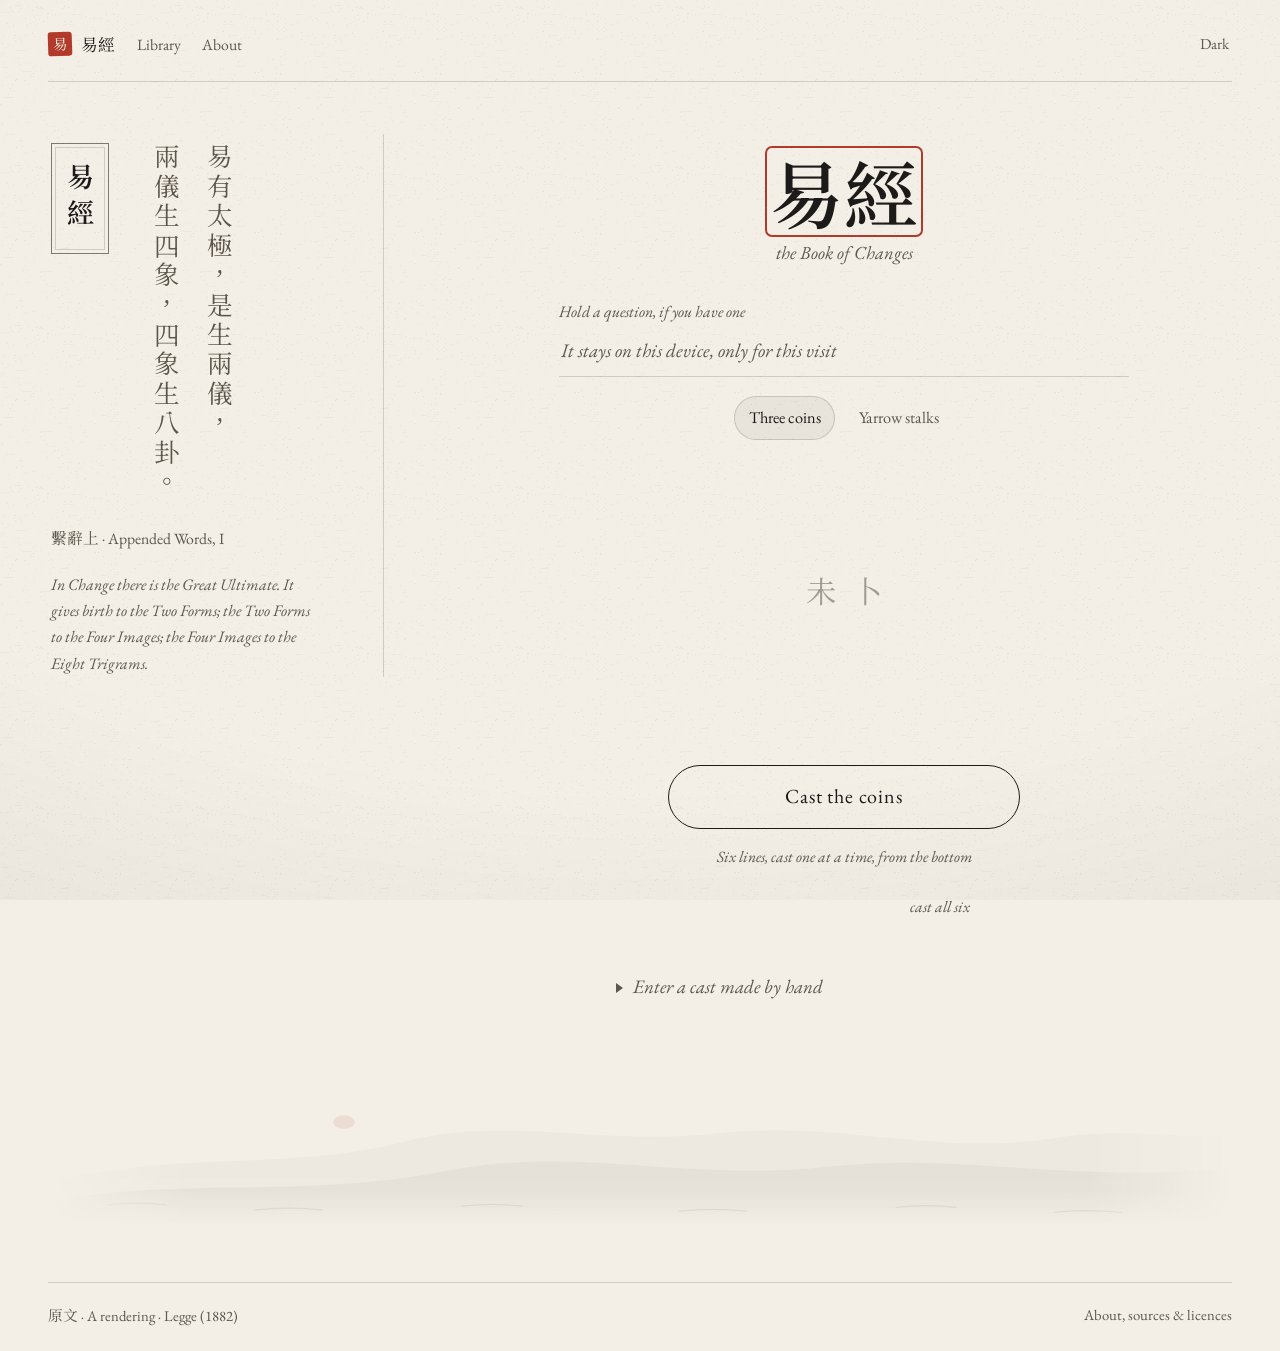
<file: index.html>
<!DOCTYPE html>
<html lang="en">
<head>
<meta charset="utf-8">
<meta name="viewport" content="width=device-width, initial-scale=1, viewport-fit=cover">
<title>Yijing 易經 — the Book of Changes</title>
<meta name="description" content="A quiet, ad-free Yijing (I Ching) for the web. Cast with three coins or yarrow stalks; read the received Chinese text, a new rendering, and James Legge's 1882 translation.">
<meta name="theme-color" media="(prefers-color-scheme: light)" content="#f4efe6">
<meta name="theme-color" media="(prefers-color-scheme: dark)" content="#121110">
<meta property="og:type" content="website">
<meta property="og:title" content="Yijing 易經 — the Book of Changes">
<meta property="og:description" content="A quiet, ad-free Yijing for the web. Cast with three coins or yarrow stalks; read the received Chinese text, a new rendering, and James Legge's 1882 translation.">
<meta property="og:url" content="https://jakecp.github.io/yijing/">
<meta property="og:image" content="https://jakecp.github.io/yijing/icons/icon-512.png">
<meta property="og:image:type" content="image/png">
<meta property="og:image:width" content="512">
<meta property="og:image:height" content="512">
<meta property="og:image:alt" content="The cinnabar seal of the Yijing: the character for Change on warm paper">
<link rel="canonical" href="https://jakecp.github.io/yijing/">
<link rel="icon" type="image/svg+xml" href="favicon.svg">
<link rel="icon" type="image/png" sizes="32x32" href="icons/favicon-32.png">
<link rel="manifest" href="manifest.webmanifest">
<link rel="apple-touch-icon" href="icons/apple-touch-icon.png">
<meta name="mobile-web-app-capable" content="yes">
<meta name="apple-mobile-web-app-capable" content="yes">
<meta name="apple-mobile-web-app-title" content="易經">
<meta name="apple-mobile-web-app-status-bar-style" content="default">
<link rel="preload" href="fonts/eb-garamond.woff2" as="font" type="font/woff2" crossorigin>
<link rel="preload" href="fonts/noto-serif-tc.woff2" as="font" type="font/woff2" crossorigin>
<link rel="stylesheet" href="css/style.css">
<script>
  // Set the colour scheme before first paint (stored choice wins over system).
  try {
    var t = localStorage.getItem('yi-theme');
    if (t === 'dark' || t === 'light') document.documentElement.dataset.theme = t;
  } catch (e) { /* private mode: follow the system */ }
</script>
</head>
<body>

<button type="button" class="skip-link" id="skip-link">Skip to the book</button>

<header class="topbar">
  <a class="brand" href="#/" data-nav="cast" aria-label="Yijing — cast a hexagram">
    <span class="seal" lang="zh-Hant" aria-hidden="true">易</span>
    <span lang="zh-Hant">易經</span>
  </a>
  <nav aria-label="Site">
    <a href="#/library" data-nav="library">Library</a>
    <a href="#/about" data-nav="about">About</a>
  </nav>
  <span class="spacer"></span>
  <button type="button" class="theme-toggle" id="theme-toggle" aria-pressed="false">Dark</button>
</header>

<main>
  <div id="app">
    <div class="view state-msg">
      <p class="big-zh" lang="zh-Hant">易</p>
      <p class="soft"><em>Opening the book…</em></p>
    </div>
  </div>
  <noscript>
    <div class="view state-msg">
      <p class="big-zh" lang="zh-Hant">易</p>
      <h1 class="page-title">This book needs JavaScript</h1>
      <p class="soft">Casting and reading happen entirely on your device, in the browser.
      With JavaScript turned off there is nothing to cast with. The texts themselves are
      plain files in this site's repository (<code>data/hexagrams.json</code>) if you would
      like to read them another way.</p>
    </div>
  </noscript>
</main>

<div id="live" class="visually-hidden" aria-live="polite" aria-atomic="true"></div>

<footer>
  <span><span lang="zh-Hant">原文</span> · A rendering · Legge (1882)</span>
  <a href="#/about">About, sources &amp; licences</a>
</footer>

<script>
  // Light/dark toggle. Effective scheme: stored choice, else system.
  (function () {
    var btn = document.getElementById('theme-toggle');
    var mq = window.matchMedia('(prefers-color-scheme: dark)');
    function effective() {
      var t = document.documentElement.dataset.theme;
      return t || (mq.matches ? 'dark' : 'light');
    }
    function paint() {
      var dark = effective() === 'dark';
      btn.textContent = dark ? 'Light' : 'Dark';
      btn.setAttribute('aria-pressed', String(dark));
      btn.setAttribute('aria-label', dark ? 'Switch to light colours' : 'Switch to dark colours');
    }
    btn.addEventListener('click', function () {
      var next = effective() === 'dark' ? 'light' : 'dark';
      document.documentElement.dataset.theme = next;
      try { localStorage.setItem('yi-theme', next); } catch (e) { /* ignore */ }
      paint();
    });
    mq.addEventListener('change', paint);
    paint();
  })();
</script>
<script type="module" src="js/app.js"></script>
<script>
  // Offline support for the installed app. Relative path on purpose:
  // the site ships under /yijing/ on GitHub Pages, so the worker scope
  // is this directory, never the domain root. Safe on the local dev
  // server too; bump APP_VERSION in sw.js when the shell changes.
  if ('serviceWorker' in navigator) {
    window.addEventListener('load', function () {
      navigator.serviceWorker.register('sw.js').catch(function () { /* offline is an enhancement */ });
    });
  }
</script>

</body>
</html>
</file>
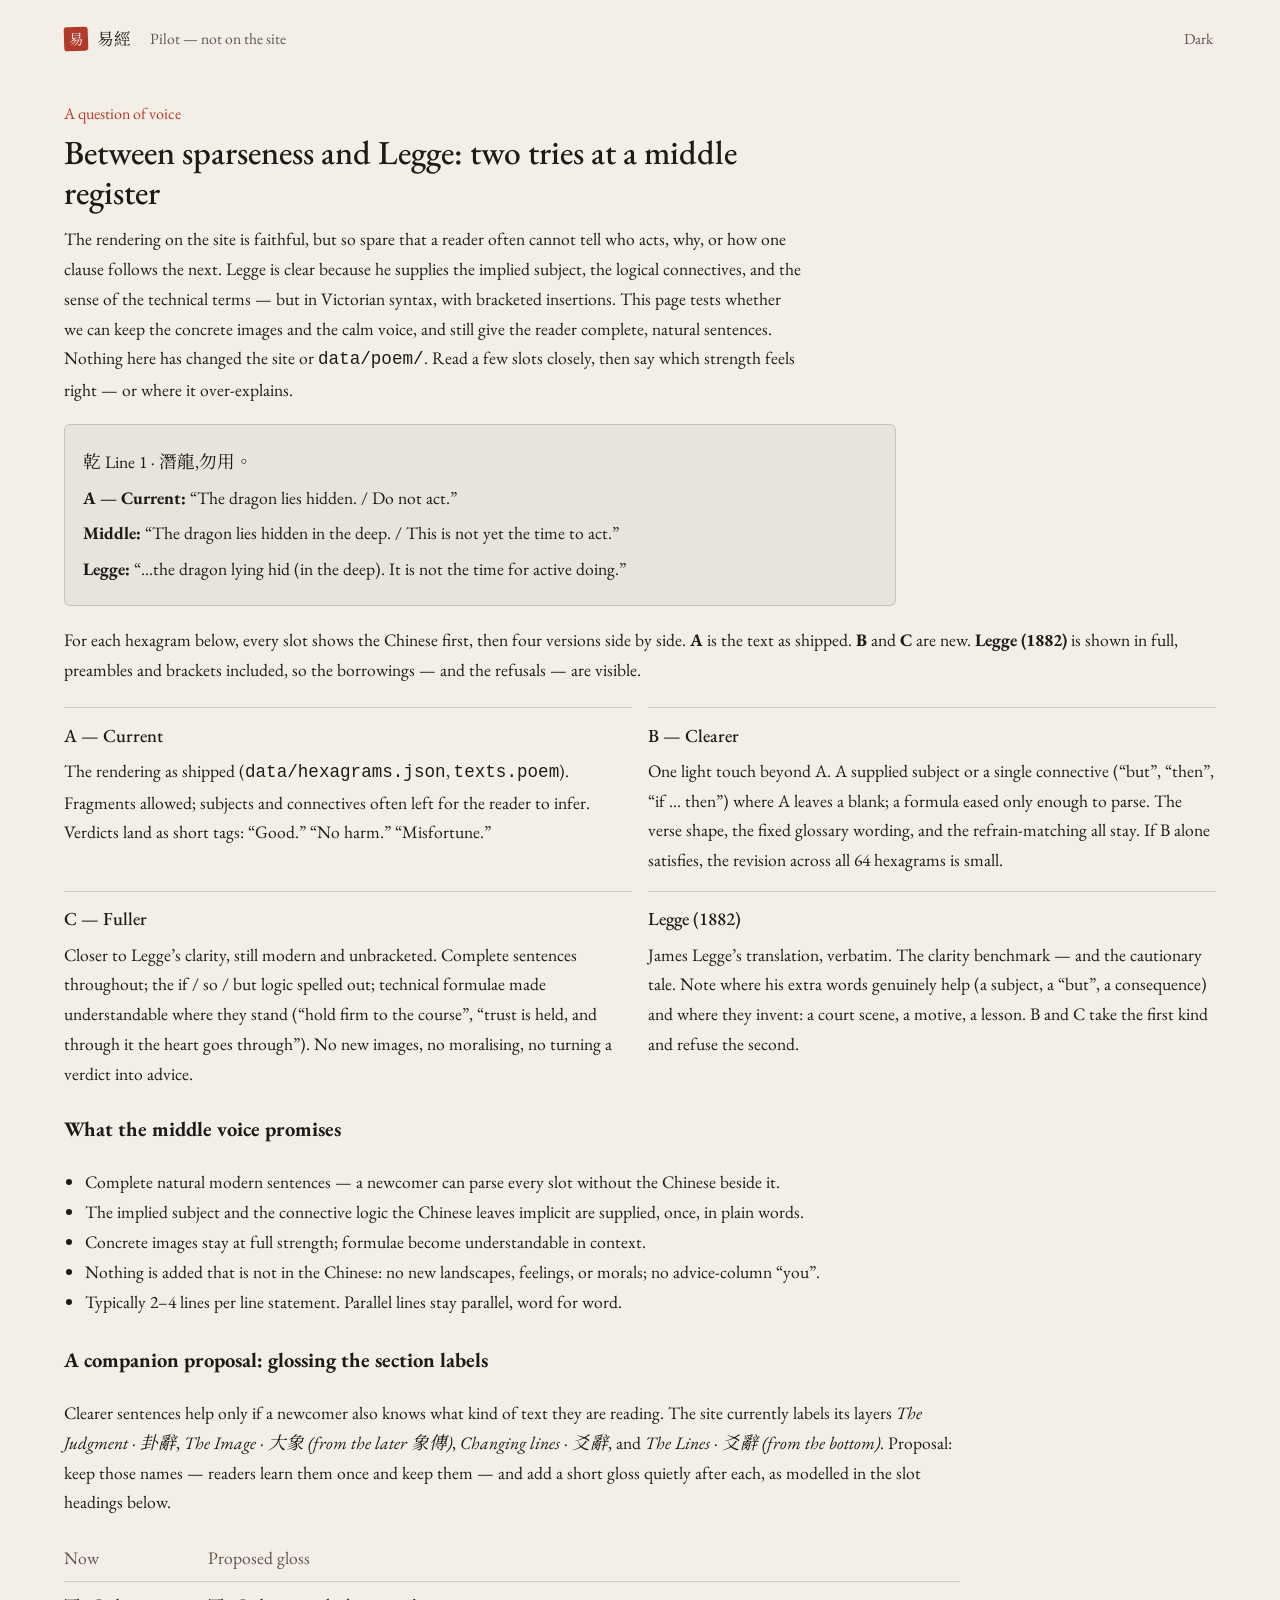
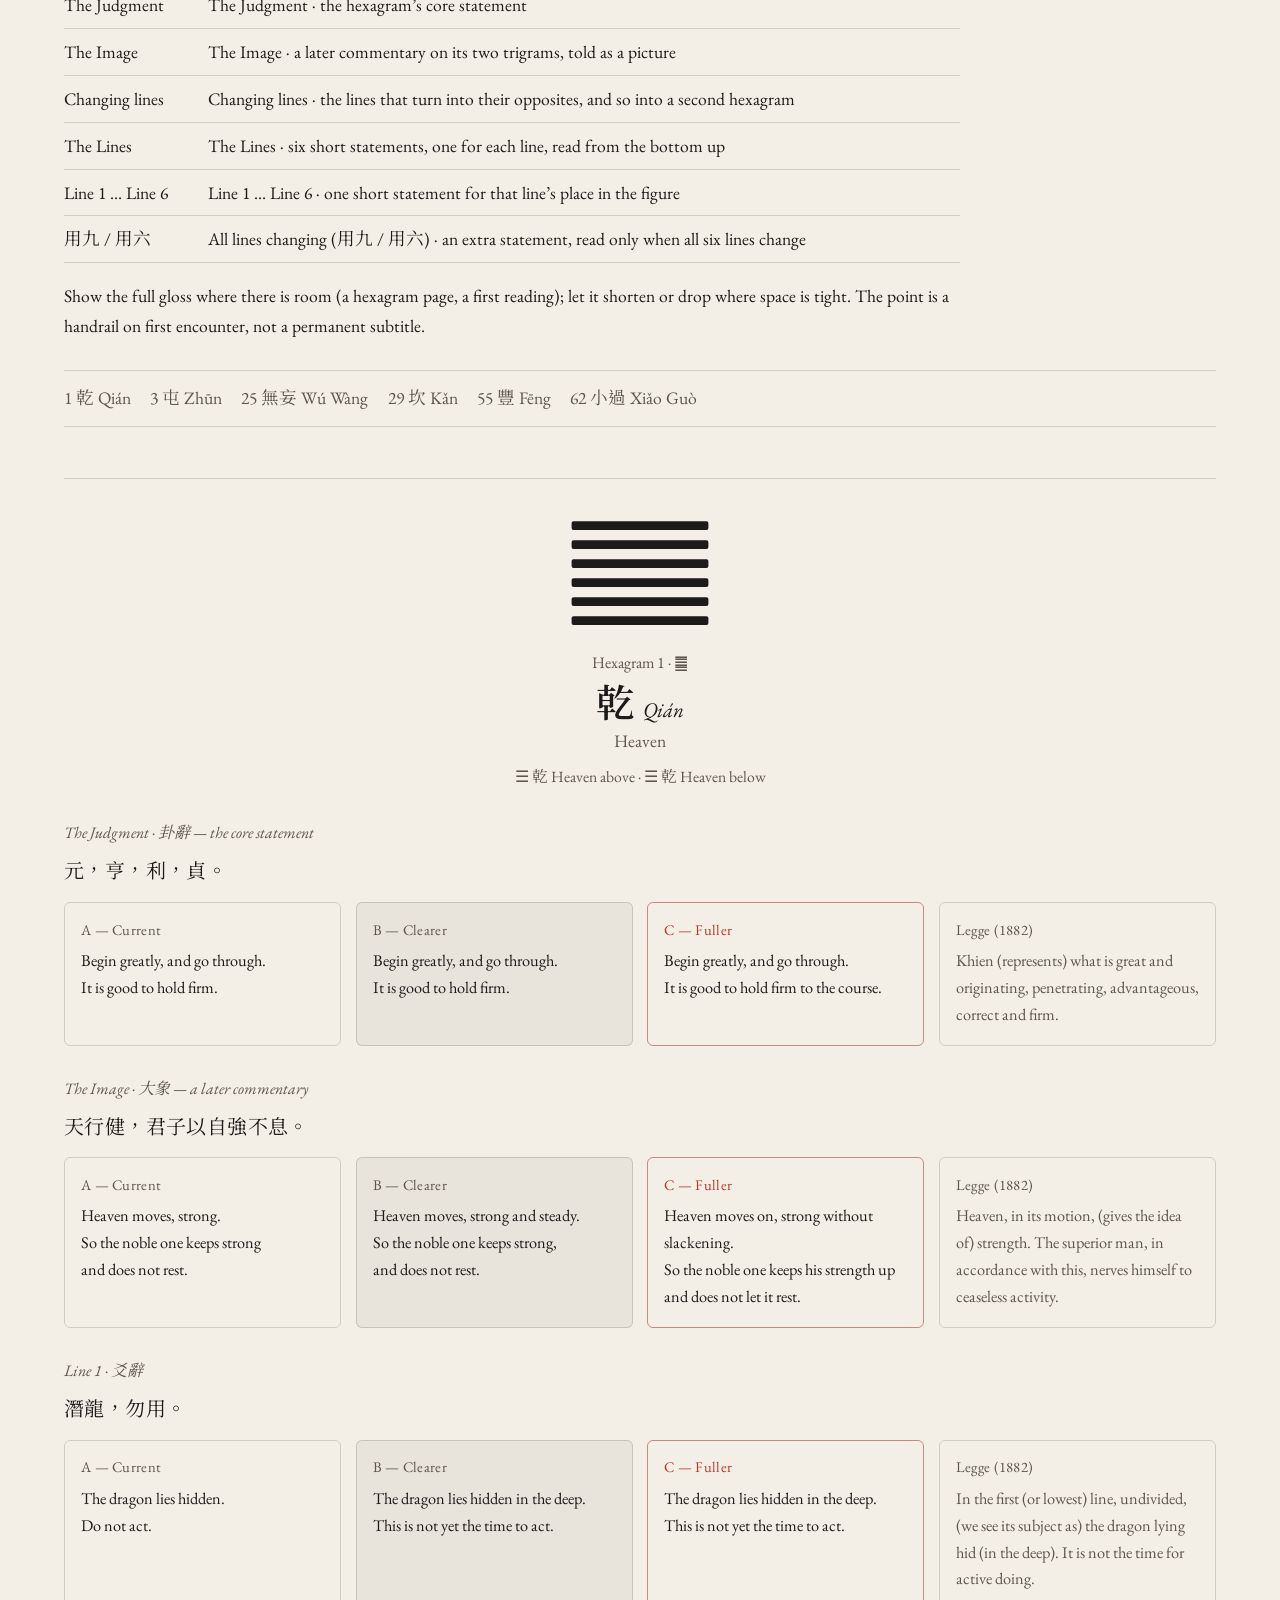
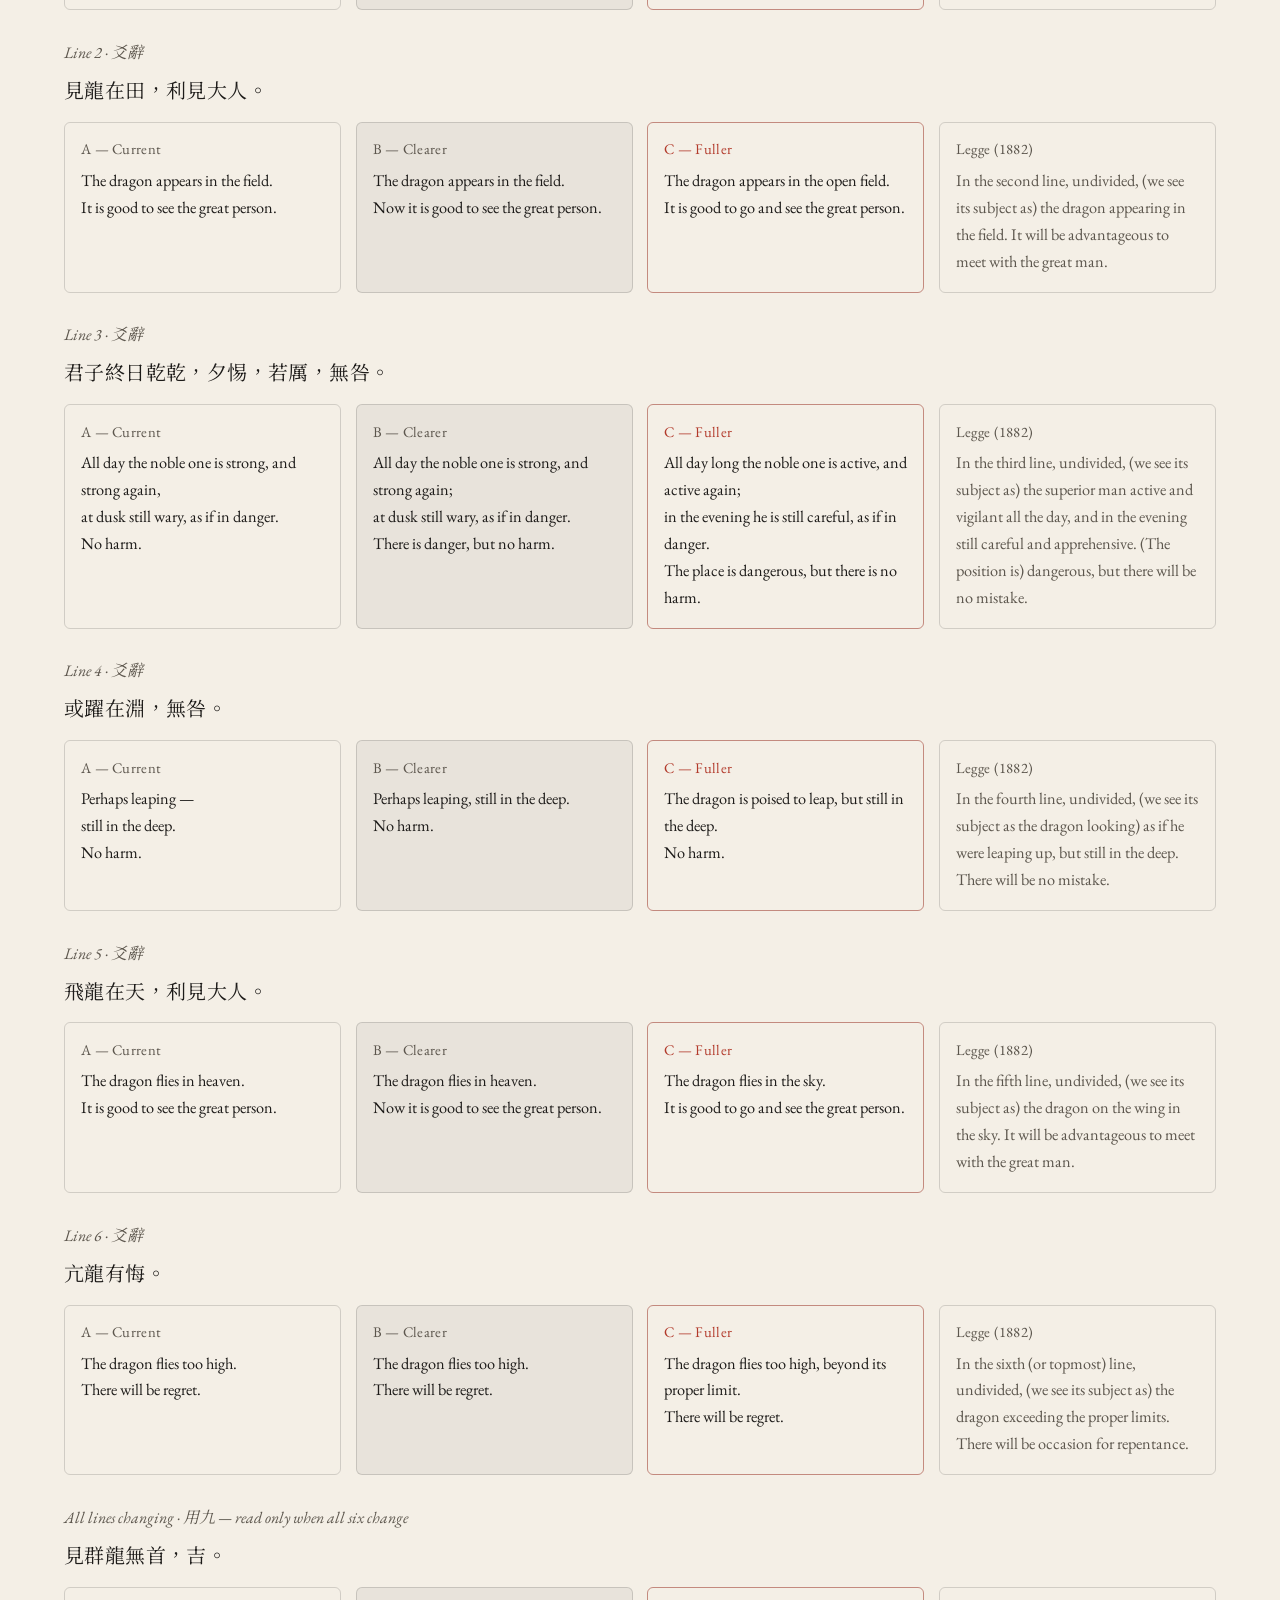
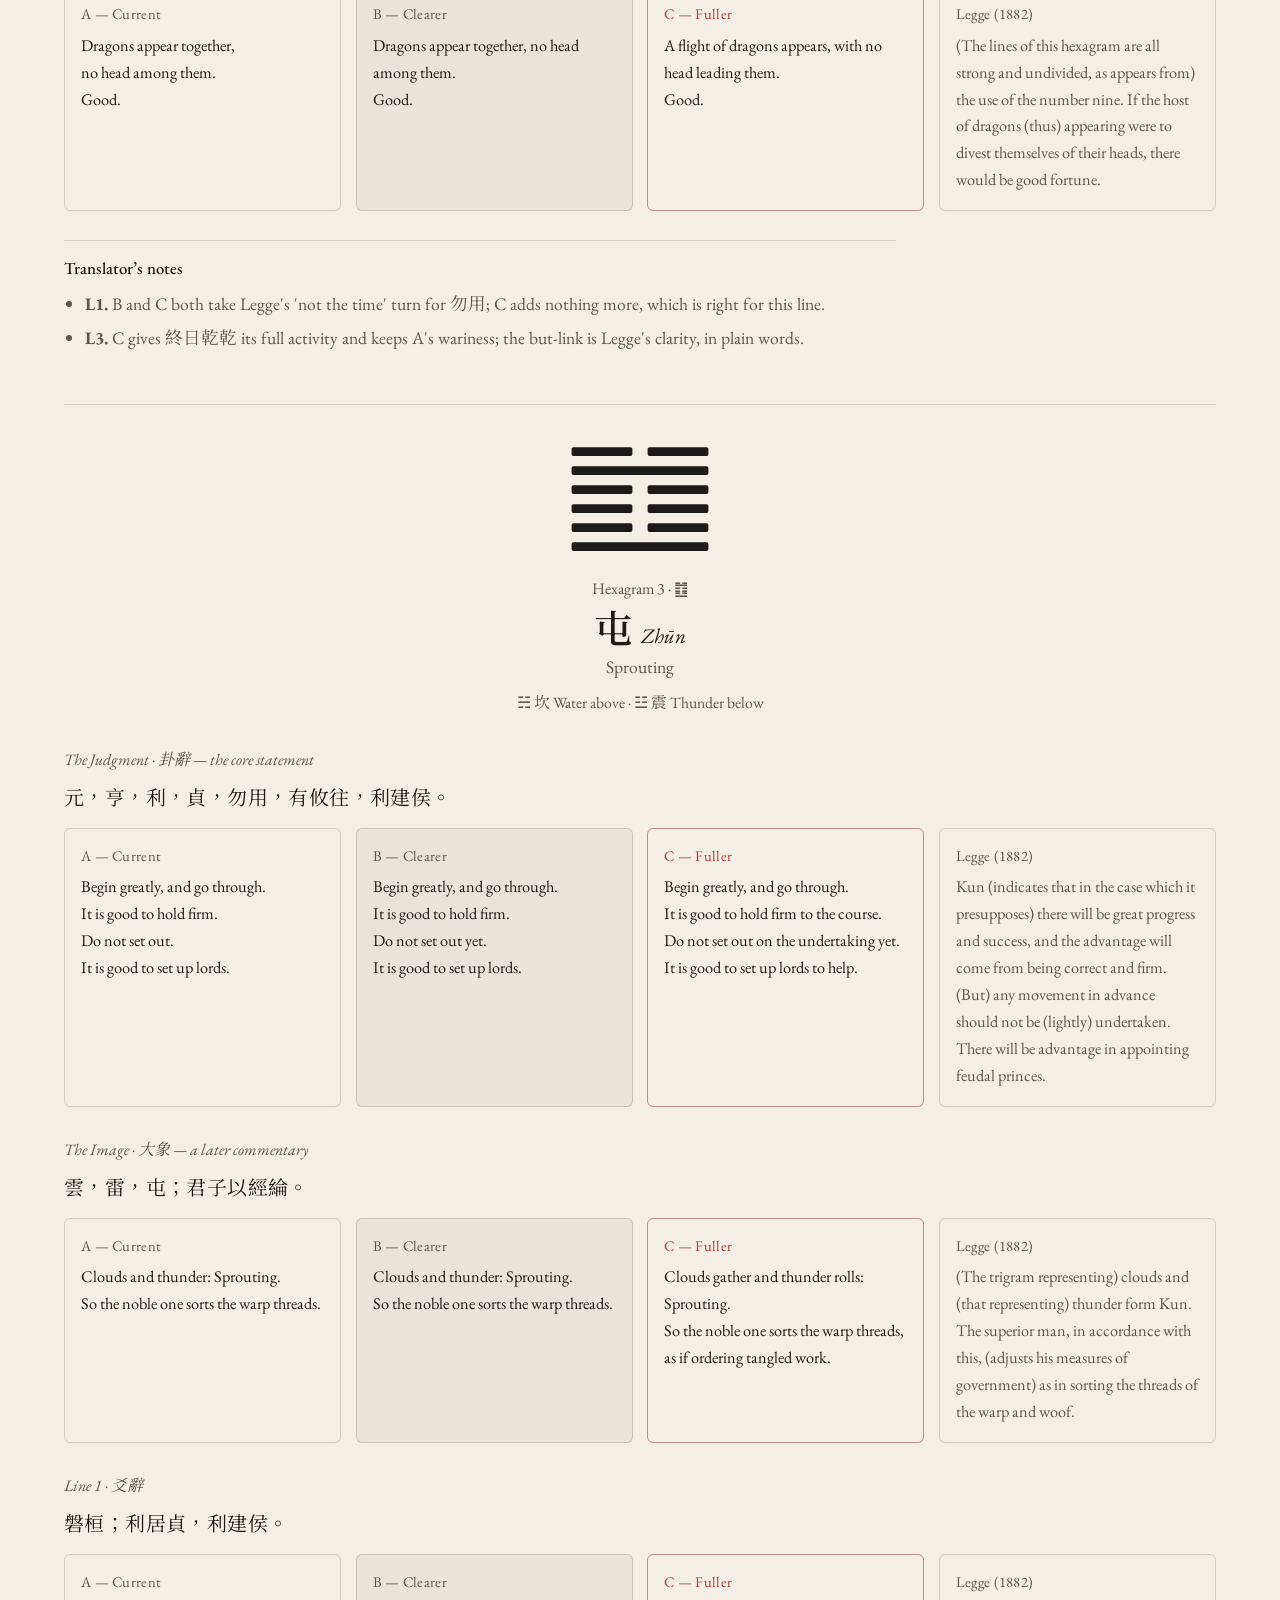
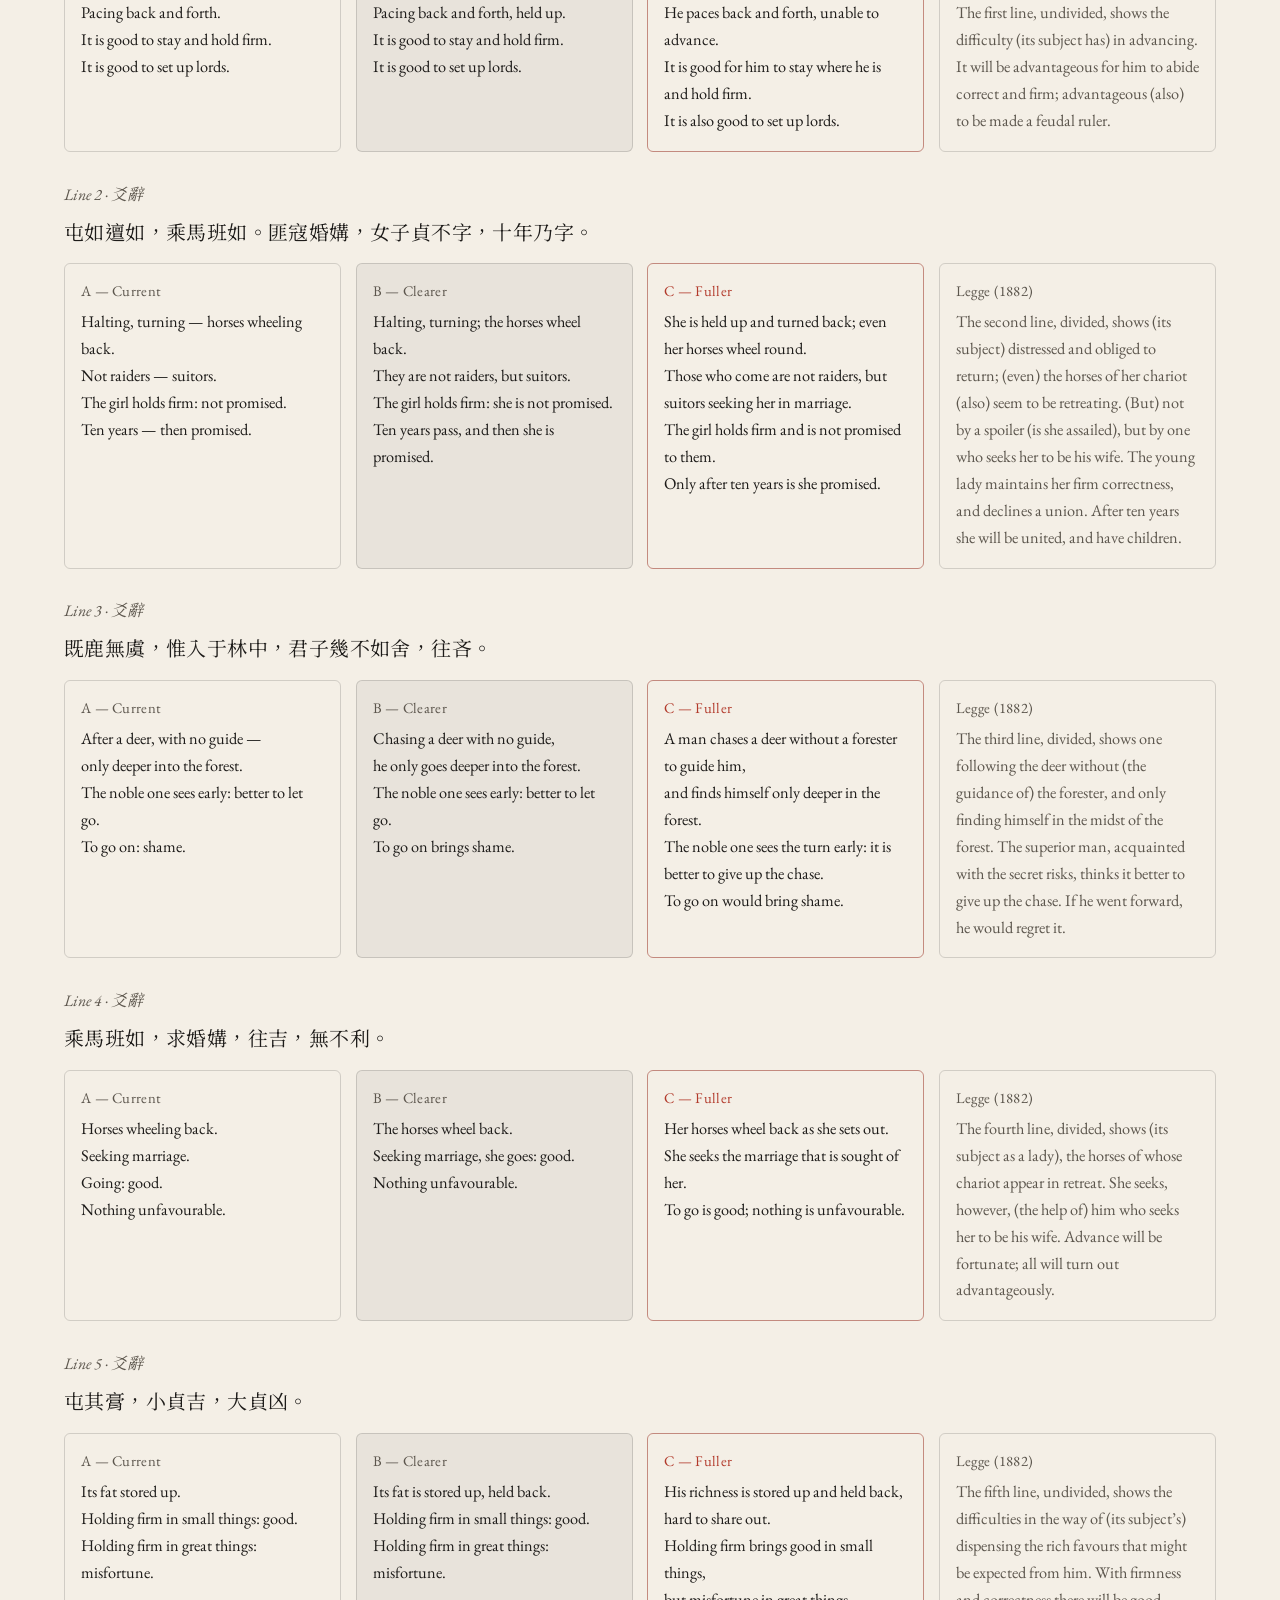
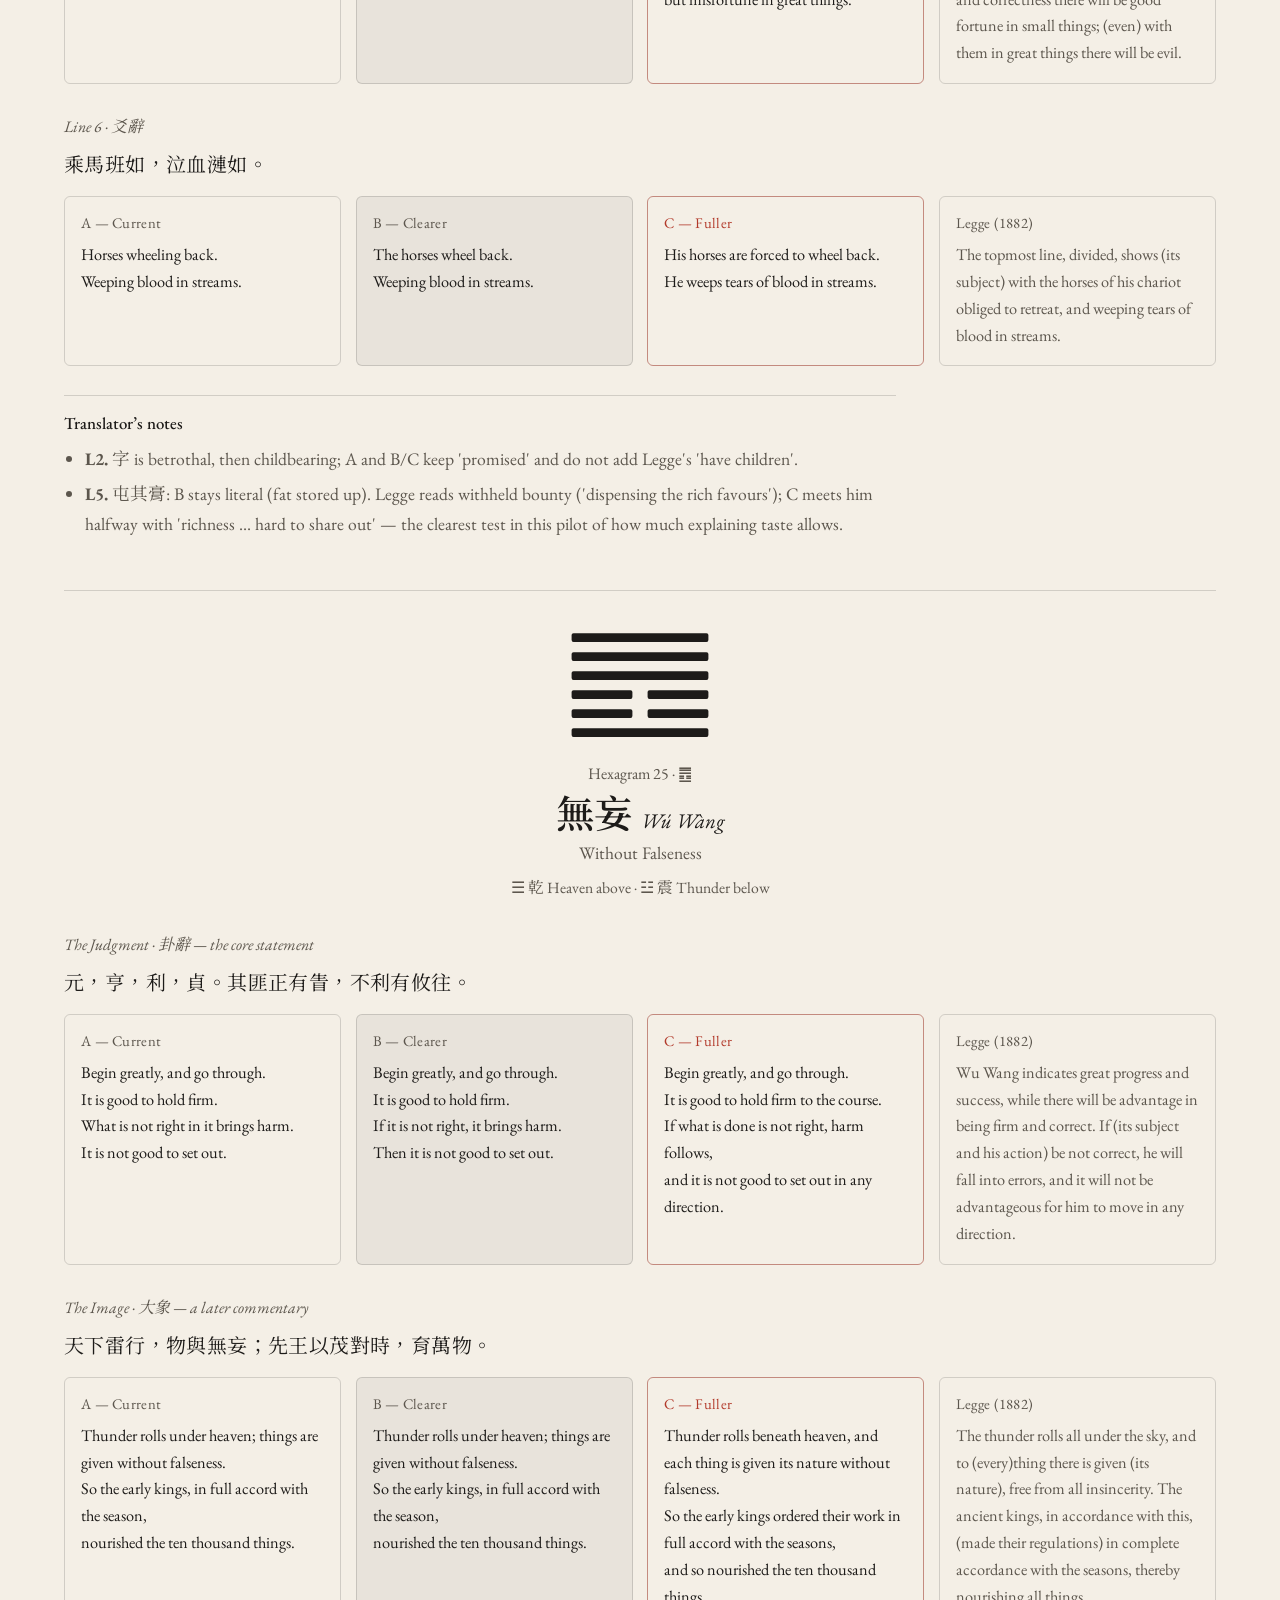
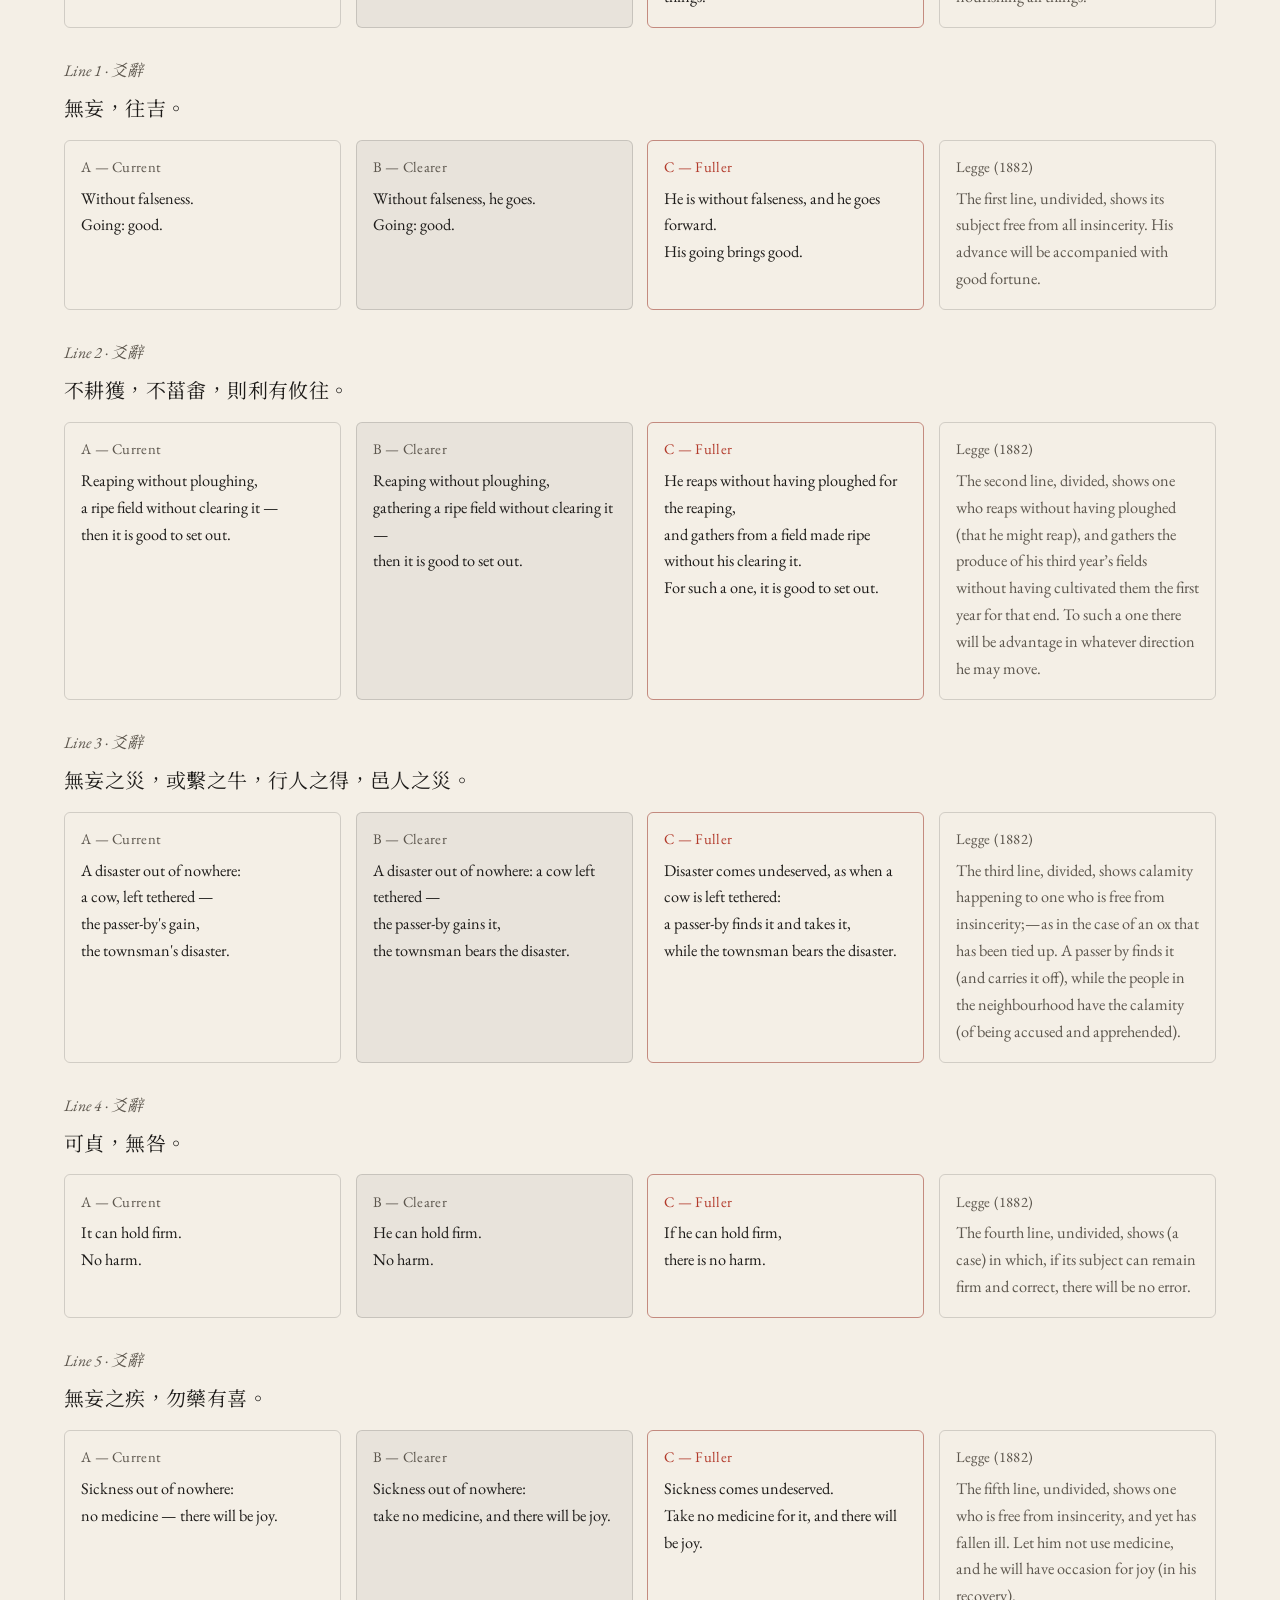
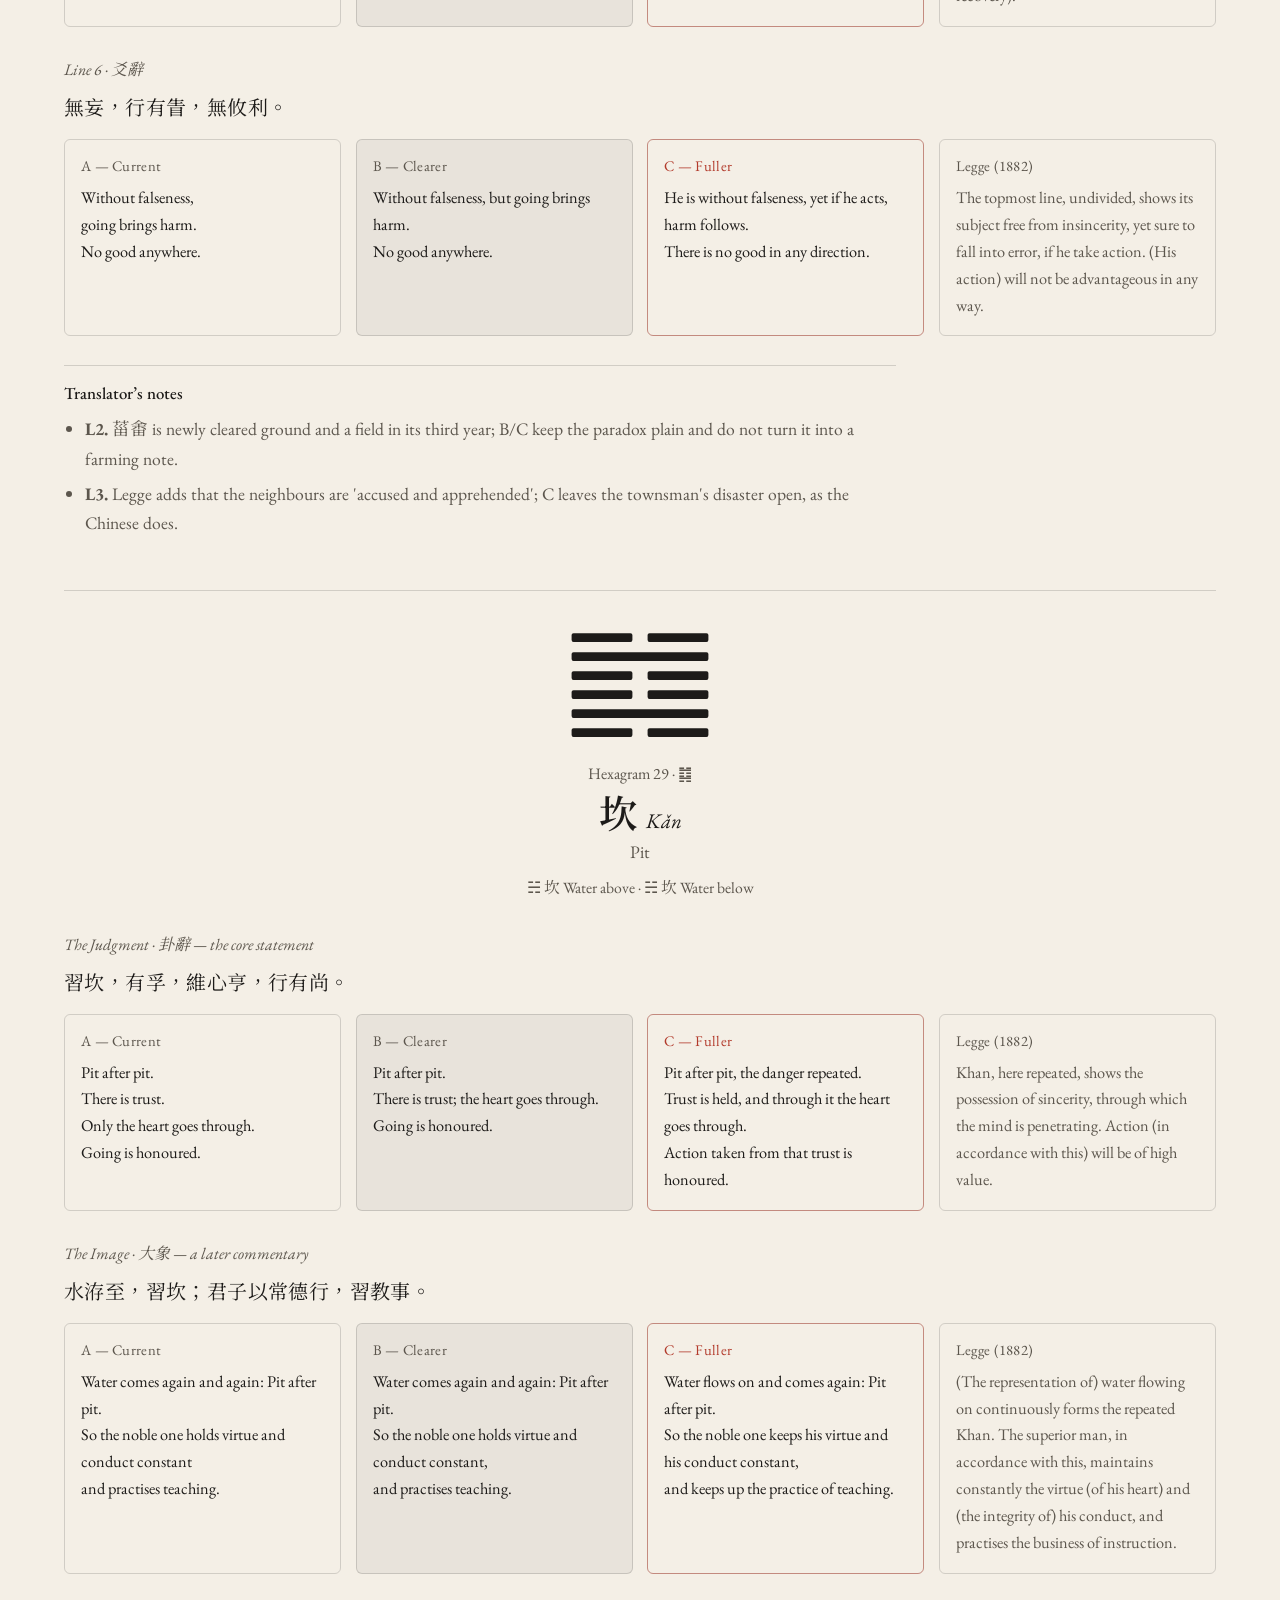
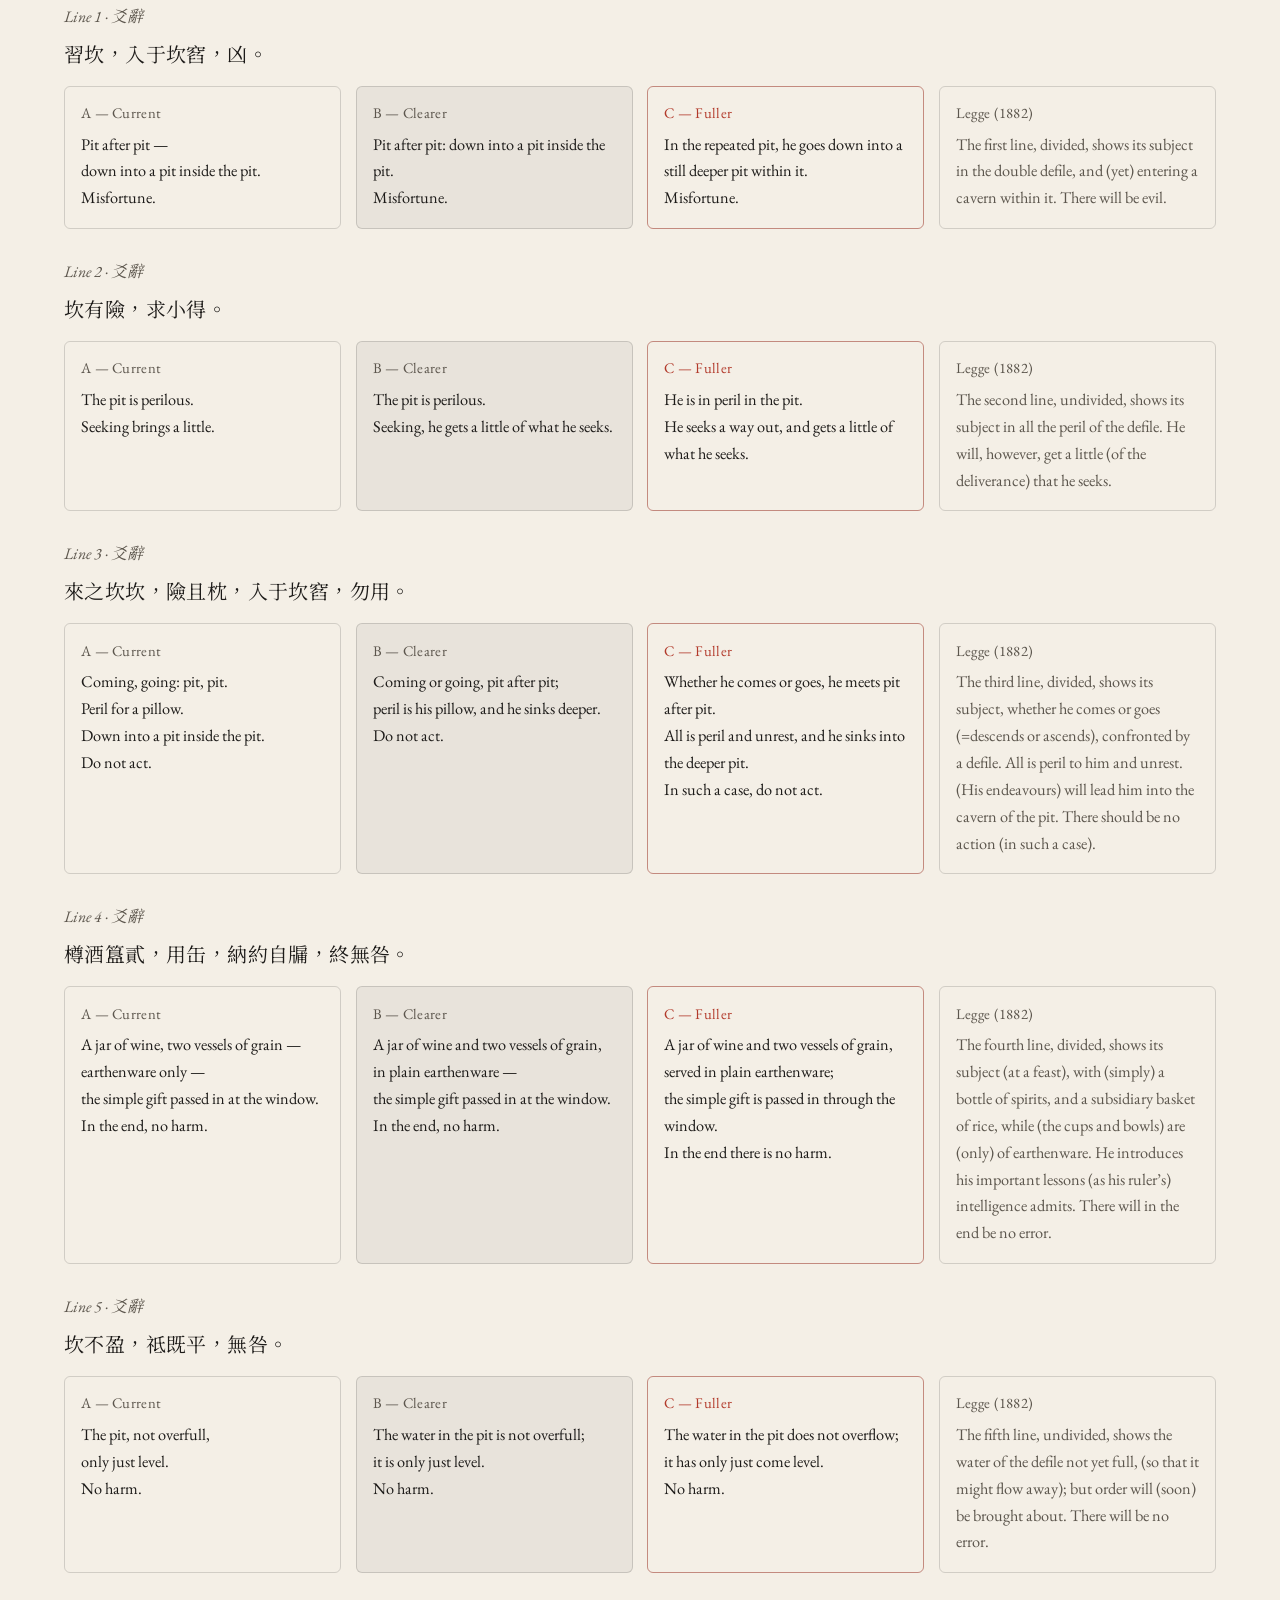
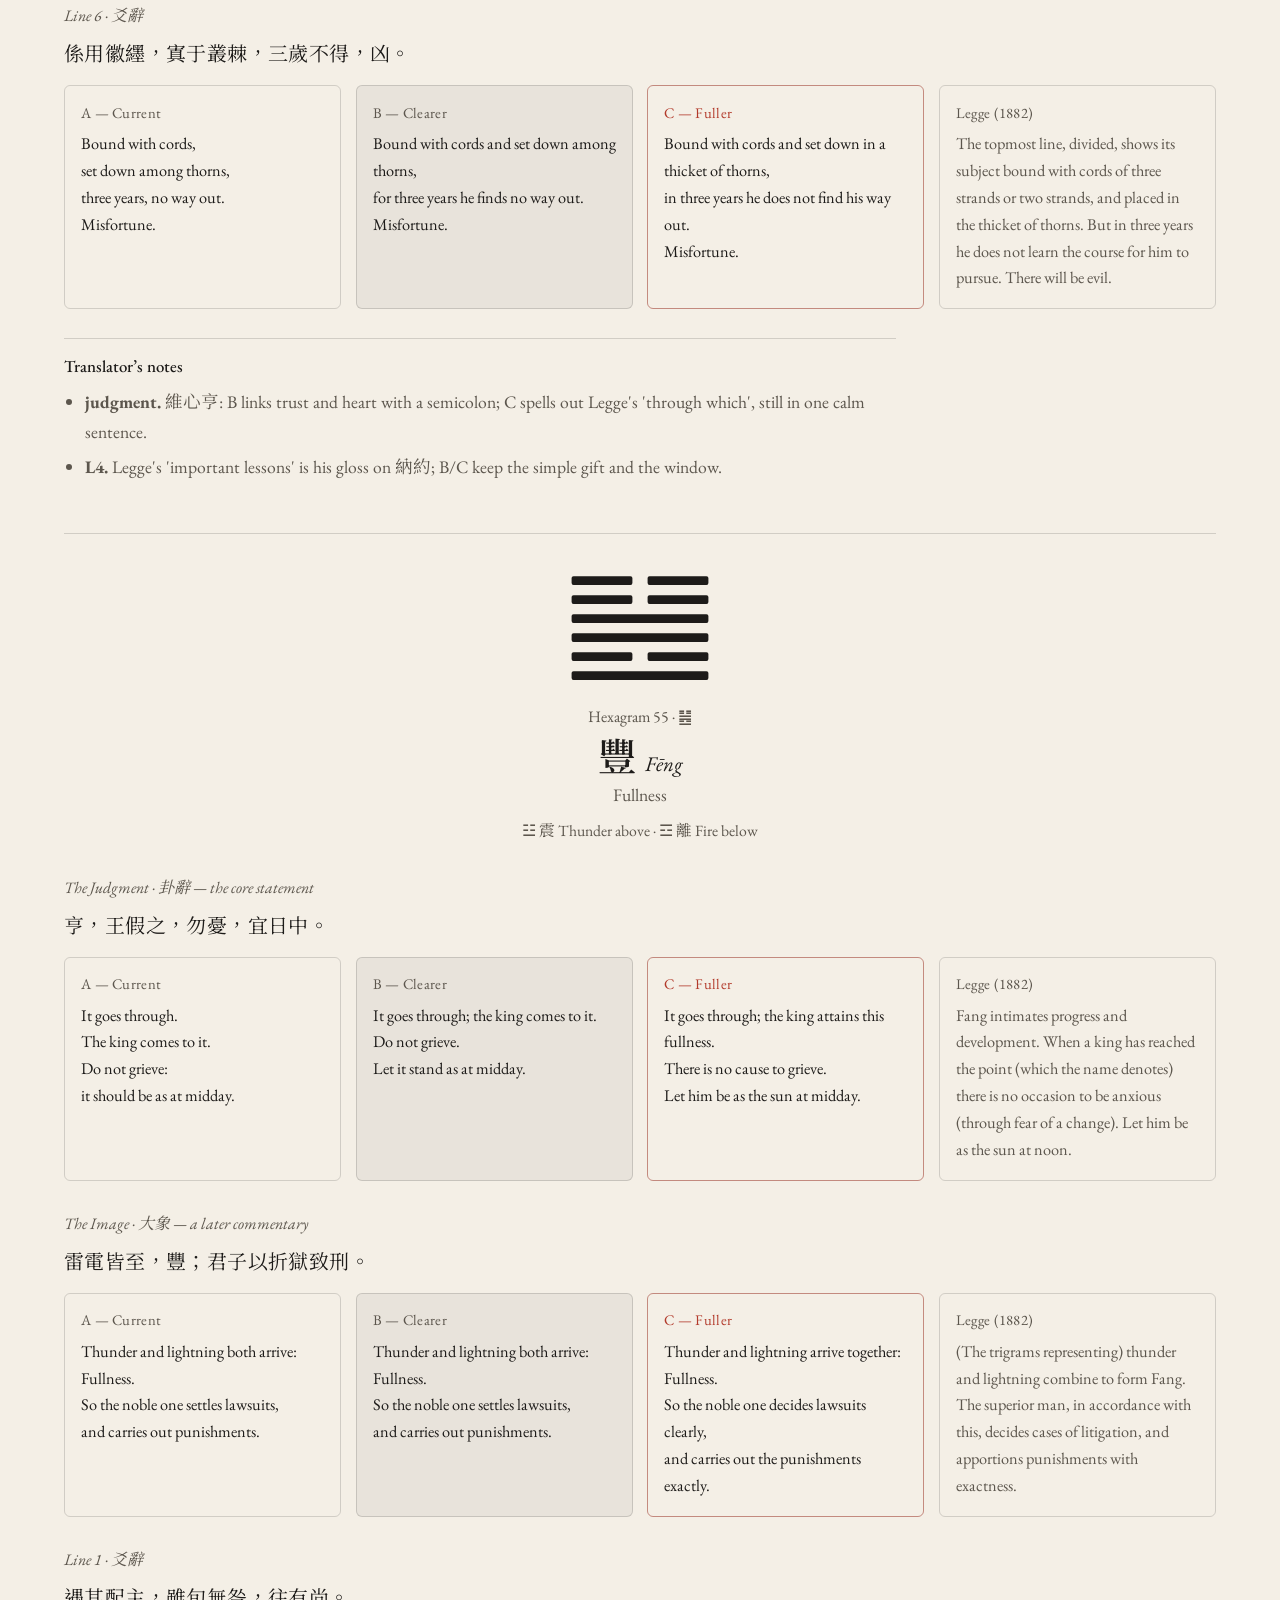
<file: docs/voice-pilot.html>
<!DOCTYPE html>
<html lang="en">
<head>
<meta charset="utf-8">
<meta name="viewport" content="width=device-width, initial-scale=1, viewport-fit=cover">
<title>Voice pilot — a middle register · Yijing 易經</title>
<meta name="description" content="Pilot comparison: the current spare rendering, two middle voices (Clearer and Fuller), and James Legge (1882), for hexagrams 1, 3, 25, 29, 55 and 62.">
<meta name="theme-color" media="(prefers-color-scheme: light)" content="#f4efe6">
<meta name="theme-color" media="(prefers-color-scheme: dark)" content="#121110">
<link rel="icon" type="image/svg+xml" href="../favicon.svg">
<style>
@font-face{font-family:"EB Garamond";src:url("../fonts/eb-garamond.woff2") format("woff2");font-weight:400 800;font-style:normal;font-display:swap}
@font-face{font-family:"EB Garamond";src:url("../fonts/eb-garamond-italic.woff2") format("woff2");font-weight:400 800;font-style:italic;font-display:swap}
@font-face{font-family:"Noto Serif TC";src:url("../fonts/noto-serif-tc.woff2") format("woff2");font-weight:200 900;font-style:normal;font-display:swap}
:root{
  --paper:#f4efe6;--ink:#1d1b19;--soft:#5c564d;--accent:#b23a2b;
  --hairline:color-mix(in srgb,var(--ink) 16%,transparent);
  --wash:color-mix(in srgb,var(--ink) 5%,transparent);
  --serif:"EB Garamond","Noto Serif TC",Georgia,"Times New Roman",serif;
  --serif-zh:"Noto Serif TC","EB Garamond","Songti TC","PMingLiU",serif;
  color-scheme:light;
}
@media (prefers-color-scheme:dark){:root:not([data-theme="light"]){--paper:#121110;--ink:#f4efe6;--soft:#a89d8c;--accent:#e0785f;--hairline:color-mix(in srgb,var(--ink) 18%,transparent);--wash:color-mix(in srgb,var(--ink) 7%,transparent);color-scheme:dark}}
:root[data-theme="dark"]{--paper:#121110;--ink:#f4efe6;--soft:#a89d8c;--accent:#e0785f;--hairline:color-mix(in srgb,var(--ink) 18%,transparent);--wash:color-mix(in srgb,var(--ink) 7%,transparent);color-scheme:dark}
*{box-sizing:border-box}
html{background:var(--paper);-webkit-text-size-adjust:100%}
body{margin:0;background:var(--paper);color:var(--ink);font-family:var(--serif);font-size:1.1rem;line-height:1.7;min-height:100dvh;transition:background-color .6s ease,color .6s ease}
::selection{background:color-mix(in srgb,var(--accent) 22%,transparent)}
:focus-visible{outline:2px solid var(--accent);outline-offset:3px;border-radius:2px}
a{color:inherit;text-decoration-color:var(--hairline);text-underline-offset:.22em}
a:hover{text-decoration-color:var(--accent)}
button{font:inherit;color:inherit;background:none;border:0;cursor:pointer;touch-action:manipulation;-webkit-tap-highlight-color:transparent}
.topbar{display:flex;align-items:center;gap:1.2rem;width:min(100% - 2.5rem,72rem);margin:0 auto;padding:1.1rem 0 .4rem;font-size:.98rem;color:var(--soft);flex-wrap:wrap}
.topbar a{text-decoration:none}.topbar a:hover{color:var(--ink)}
.brand{display:inline-flex;align-items:center;gap:.55rem;color:var(--ink);font-size:1.05rem}
.seal{display:inline-grid;place-items:center;width:1.65em;height:1.65em;background:var(--accent);color:var(--paper);font-family:var(--serif-zh);font-size:.92rem;line-height:1;border-radius:3px;transform:rotate(-2deg);flex:none}
.topbar .spacer{flex:1}
.theme-toggle{color:var(--soft);font-size:.95rem;padding:.4rem .2rem;min-height:2.75rem}.theme-toggle:hover{color:var(--ink)}
main{width:min(100% - 2.5rem,72rem);margin:0 auto;padding-bottom:3.5rem}
.kicker{color:var(--accent);font-size:1rem;margin:2rem 0 0}
h1{font-weight:500;line-height:1.2;font-size:2.1rem;margin:.3rem 0 .6rem;max-width:22em}
.lede{max-width:42em;color:var(--ink)}
.lede, .intro p{margin:.7rem 0}
.example{border:1px solid var(--hairline);background:var(--wash);padding:1rem 1.1rem;border-radius:6px;margin:1.2rem 0;max-width:52rem}
.example p{margin:.35rem 0}
.voices{display:grid;gap:1rem;margin:1.4rem 0}
.voice{border-top:1px solid var(--hairline);padding-top:.7rem}
.voice h3{margin:0 0 .3rem;font-weight:500;font-size:1.15rem}
.voice p{margin:0;max-width:46em}
.principles{max-width:44em;padding-left:1.2em}
.labels{margin:1.6rem 0;max-width:56rem}
.labels table{border-collapse:collapse;width:100%}
.labels th,.labels td{text-align:left;vertical-align:top;padding:.5rem .8rem .5rem 0;border-bottom:1px solid var(--hairline);font-weight:400}
.labels th{color:var(--soft);white-space:normal}
.hexnav{display:flex;flex-wrap:wrap;gap:.4rem 1.2rem;border-top:1px solid var(--hairline);border-bottom:1px solid var(--hairline);padding:.8rem 0;margin:1.8rem 0 0}
.hexnav a{text-decoration:none;color:var(--soft)}.hexnav a:hover{color:var(--ink)}
.hexa{margin:3.2rem 0 0;padding-top:1rem;border-top:1px solid var(--hairline)}
.hexa-head{text-align:center;margin:1rem 0 1.4rem}
.hexsvg{width:min(9.5rem,44vw);fill:var(--ink);display:block;margin:0 auto 1rem}
.hexa-no{color:var(--soft);margin:0;font-size:1rem}
.hexa-name{font-family:var(--serif-zh);font-weight:600;font-size:2.4rem;line-height:1.2;margin:.1rem 0 0}
.hexa-name .pinyin{font-family:var(--serif);font-weight:400;font-style:italic;font-size:1.3rem}
.hexa-en{color:var(--soft);margin:.15rem 0 0;font-size:1.1rem}
.hexa-trig{color:var(--soft);font-size:.98rem;margin:.5rem 0 0}
.slot{margin:1.8rem 0;scroll-margin-top:2rem}
.slot-label{font-weight:400;font-style:italic;color:var(--soft);font-size:1rem;margin:0 0 .3rem}
.zh-line{font-family:var(--serif-zh);font-size:1.25rem;line-height:1.9;letter-spacing:.02em;margin:0 0 .8rem}
.grid{display:grid;grid-template-columns:1fr;gap:.9rem}
.card{border:1px solid var(--hairline);border-radius:6px;padding:.85rem 1rem 1rem;background:transparent}
.card.is-b{background:var(--wash)}
.card.is-c{border-color:color-mix(in srgb,var(--accent) 45%,var(--hairline))}
.card-tag{margin:0 0 .4rem;font-size:.92rem;color:var(--soft);letter-spacing:.02em}
.card.is-c .card-tag{color:var(--accent)}
.card-body{margin:0;line-height:1.65}
.card.is-legge .card-body{color:var(--soft)}
.notes{border-top:1px solid var(--hairline);margin:1.6rem 0 0;padding-top:.8rem;max-width:52rem}
.notes h4{margin:0 0 .4rem;font-weight:500;font-size:1.05rem}
.notes ul{margin:0;padding-left:1.2em;color:var(--soft)}
.notes li{margin:.3rem 0}
footer{width:min(100% - 2.5rem,72rem);margin:0 auto;padding:1.2rem 0 1.6rem;border-top:1px solid var(--hairline);color:var(--soft);font-size:.95rem;display:flex;justify-content:space-between;gap:1rem;flex-wrap:wrap}
footer a{text-decoration:none}footer a:hover{color:var(--ink)}
@media (min-width:760px){.voices{grid-template-columns:1fr 1fr}.grid{grid-template-columns:1fr 1fr}}
@media (min-width:1120px){.grid{grid-template-columns:repeat(4,1fr)}.card-body{font-size:1.02rem}}
@media (prefers-reduced-motion:reduce){body{transition:none}}
</style>
<script>
  try { var t = localStorage.getItem('yi-theme'); if (t === 'dark' || t === 'light') document.documentElement.dataset.theme = t; } catch (e) {}
</script>
</head>
<body>
<header class="topbar">
  <a class="brand" href="../index.html" aria-label="Back to the book"><span class="seal" lang="zh-Hant" aria-hidden="true">易</span><span lang="zh-Hant">易經</span></a>
  <span>Pilot — not on the site</span>
  <span class="spacer"></span>
  <button type="button" class="theme-toggle" id="theme-toggle" aria-pressed="false">Dark</button>
</header>
<main>
  <p class="kicker">A question of voice</p>
  <h1>Between sparseness and Legge: two tries at a middle register</h1>
  <div class="intro">
    <p class="lede">The rendering on the site is faithful, but so spare that a reader often cannot tell who acts, why, or how one clause follows the next. Legge is clear because he supplies the implied subject, the logical connectives, and the sense of the technical terms — but in Victorian syntax, with bracketed insertions. This page tests whether we can keep the concrete images and the calm voice, and still give the reader complete, natural sentences. Nothing here has changed the site or <code>data/poem/</code>. Read a few slots closely, then say which strength feels right — or where it over-explains.</p>
    <div class="example">
      <p><span lang="zh-Hant">乾 Line 1 · 潛龍,勿用。</span></p>
      <p><strong>A — Current:</strong> “The dragon lies hidden. / Do not act.”</p>
      <p><strong>Middle:</strong> “The dragon lies hidden in the deep. / This is not yet the time to act.”</p>
      <p><strong>Legge:</strong> “…the dragon lying hid (in the deep). It is not the time for active doing.”</p>
    </div>
    <p>For each hexagram below, every slot shows the Chinese first, then four versions side by side. <strong>A</strong> is the text as shipped. <strong>B</strong> and <strong>C</strong> are new. <strong>Legge (1882)</strong> is shown in full, preambles and brackets included, so the borrowings — and the refusals — are visible.</p>
  </div>

  <div class="voices">
    <div class="voice"><h3>A — Current</h3><p>The rendering as shipped (<code>data/hexagrams.json</code>, <code>texts.poem</code>). Fragments allowed; subjects and connectives often left for the reader to infer. Verdicts land as short tags: “Good.” “No harm.” “Misfortune.”</p></div>
    <div class="voice"><h3>B — Clearer</h3><p>One light touch beyond A. A supplied subject or a single connective (“but”, “then”, “if … then”) where A leaves a blank; a formula eased only enough to parse. The verse shape, the fixed glossary wording, and the refrain-matching all stay. If B alone satisfies, the revision across all 64 hexagrams is small.</p></div>
    <div class="voice"><h3>C — Fuller</h3><p>Closer to Legge’s clarity, still modern and unbracketed. Complete sentences throughout; the if / so / but logic spelled out; technical formulae made understandable where they stand (“hold firm to the course”, “trust is held, and through it the heart goes through”). No new images, no moralising, no turning a verdict into advice.</p></div>
    <div class="voice"><h3>Legge (1882)</h3><p>James Legge’s translation, verbatim. The clarity benchmark — and the cautionary tale. Note where his extra words genuinely help (a subject, a “but”, a consequence) and where they invent: a court scene, a motive, a lesson. B and C take the first kind and refuse the second.</p></div>
  </div>

  <h3>What the middle voice promises</h3>
  <ul class="principles">
    <li>Complete natural modern sentences — a newcomer can parse every slot without the Chinese beside it.</li>
    <li>The implied subject and the connective logic the Chinese leaves implicit are supplied, once, in plain words.</li>
    <li>Concrete images stay at full strength; formulae become understandable in context.</li>
    <li>Nothing is added that is not in the Chinese: no new landscapes, feelings, or morals; no advice-column “you”.</li>
    <li>Typically 2–4 lines per line statement. Parallel lines stay parallel, word for word.</li>
  </ul>

  <section class="labels" aria-labelledby="labels-h">
    <h3 id="labels-h">A companion proposal: glossing the section labels</h3>
    <p>Clearer sentences help only if a newcomer also knows what kind of text they are reading. The site currently labels its layers <em>The Judgment · <span lang="zh-Hant">卦辭</span></em>, <em>The Image · <span lang="zh-Hant">大象</span> (from the later <span lang="zh-Hant">象傳</span>)</em>, <em>Changing lines · <span lang="zh-Hant">爻辭</span></em>, and <em>The Lines · <span lang="zh-Hant">爻辭</span> (from the bottom)</em>. Proposal: keep those names — readers learn them once and keep them — and add a short gloss quietly after each, as modelled in the slot headings below.</p>
    <table>
      <thead><tr><th scope="col">Now</th><th scope="col">Proposed gloss</th></tr></thead>
      <tbody>
        <tr><td>The Judgment</td><td>The Judgment · the hexagram’s core statement</td></tr>
        <tr><td>The Image</td><td>The Image · a later commentary on its two trigrams, told as a picture</td></tr>
        <tr><td>Changing lines</td><td>Changing lines · the lines that turn into their opposites, and so into a second hexagram</td></tr>
        <tr><td>The Lines</td><td>The Lines · six short statements, one for each line, read from the bottom up</td></tr>
        <tr><td>Line 1 … Line 6</td><td>Line 1 … Line 6 · one short statement for that line’s place in the figure</td></tr>
        <tr><td><span lang="zh-Hant">用九</span> / <span lang="zh-Hant">用六</span></td><td>All lines changing (<span lang="zh-Hant">用九</span> / <span lang="zh-Hant">用六</span>) · an extra statement, read only when all six lines change</td></tr>
      </tbody>
    </table>
    <p>Show the full gloss where there is room (a hexagram page, a first reading); let it shorten or drop where space is tight. The point is a handrail on first encounter, not a permanent subtitle.</p>
  </section>

  <nav class="hexnav" aria-label="Pilot hexagrams"><a href="#h1">1 乾 Qián</a><a href="#h3">3 屯 Zhūn</a><a href="#h25">25 無妄 Wú Wàng</a><a href="#h29">29 坎 Kǎn</a><a href="#h55">55 豐 Fēng</a><a href="#h62">62 小過 Xiǎo Guò</a></nav>

  <article class="hexa" id="h1">
  <header class="hexa-head">
    <svg class="hexsvg" viewBox="0 0 120 96" role="img" aria-hidden="true" focusable="false"><rect x="6" y="8" width="108" height="7" rx="1.5"/><rect x="6" y="23" width="108" height="7" rx="1.5"/><rect x="6" y="38" width="108" height="7" rx="1.5"/><rect x="6" y="53" width="108" height="7" rx="1.5"/><rect x="6" y="68" width="108" height="7" rx="1.5"/><rect x="6" y="83" width="108" height="7" rx="1.5"/></svg>
    <p class="hexa-no">Hexagram 1 · ䷀</p>
    <h2 class="hexa-name"><span lang="zh-Hant">乾</span> <span class="pinyin">Qián</span></h2>
    <p class="hexa-en">Heaven</p>
    <p class="hexa-trig">☰ 乾 Heaven above · ☰ 乾 Heaven below</p>
  </header>
  <section class="slot" id="h1-judgment">
  <h4 class="slot-label">The Judgment · 卦辭 — the core statement</h4>
  <p class="zh-line" lang="zh-Hant">元，亨，利，貞。</p>
  <div class="grid"><div class="card is-a"><p class="card-tag">A — Current</p><p class="card-body">Begin greatly, and go through.<br>
It is good to hold firm.</p></div><div class="card is-b"><p class="card-tag">B — Clearer</p><p class="card-body">Begin greatly, and go through.<br>
It is good to hold firm.</p></div><div class="card is-c"><p class="card-tag">C — Fuller</p><p class="card-body">Begin greatly, and go through.<br>
It is good to hold firm to the course.</p></div><div class="card is-legge"><p class="card-tag">Legge (1882)</p><p class="card-body">Khien (represents) what is great and originating, penetrating, advantageous, correct and firm.</p></div></div>
</section><section class="slot" id="h1-image">
  <h4 class="slot-label">The Image · 大象 — a later commentary</h4>
  <p class="zh-line" lang="zh-Hant">天行健，君子以自強不息。</p>
  <div class="grid"><div class="card is-a"><p class="card-tag">A — Current</p><p class="card-body">Heaven moves, strong.<br>
So the noble one keeps strong<br>
and does not rest.</p></div><div class="card is-b"><p class="card-tag">B — Clearer</p><p class="card-body">Heaven moves, strong and steady.<br>
So the noble one keeps strong,<br>
and does not rest.</p></div><div class="card is-c"><p class="card-tag">C — Fuller</p><p class="card-body">Heaven moves on, strong without slackening.<br>
So the noble one keeps his strength up<br>
and does not let it rest.</p></div><div class="card is-legge"><p class="card-tag">Legge (1882)</p><p class="card-body">Heaven, in its motion, (gives the idea of) strength. The superior man, in accordance with this, nerves himself to ceaseless activity.</p></div></div>
</section><section class="slot" id="h1-l1">
  <h4 class="slot-label">Line 1 · 爻辭</h4>
  <p class="zh-line" lang="zh-Hant">潛龍，勿用。</p>
  <div class="grid"><div class="card is-a"><p class="card-tag">A — Current</p><p class="card-body">The dragon lies hidden.<br>
Do not act.</p></div><div class="card is-b"><p class="card-tag">B — Clearer</p><p class="card-body">The dragon lies hidden in the deep.<br>
This is not yet the time to act.</p></div><div class="card is-c"><p class="card-tag">C — Fuller</p><p class="card-body">The dragon lies hidden in the deep.<br>
This is not yet the time to act.</p></div><div class="card is-legge"><p class="card-tag">Legge (1882)</p><p class="card-body">In the first (or lowest) line, undivided, (we see its subject as) the dragon lying hid (in the deep). It is not the time for active doing.</p></div></div>
</section><section class="slot" id="h1-l2">
  <h4 class="slot-label">Line 2 · 爻辭</h4>
  <p class="zh-line" lang="zh-Hant">見龍在田，利見大人。</p>
  <div class="grid"><div class="card is-a"><p class="card-tag">A — Current</p><p class="card-body">The dragon appears in the field.<br>
It is good to see the great person.</p></div><div class="card is-b"><p class="card-tag">B — Clearer</p><p class="card-body">The dragon appears in the field.<br>
Now it is good to see the great person.</p></div><div class="card is-c"><p class="card-tag">C — Fuller</p><p class="card-body">The dragon appears in the open field.<br>
It is good to go and see the great person.</p></div><div class="card is-legge"><p class="card-tag">Legge (1882)</p><p class="card-body">In the second line, undivided, (we see its subject as) the dragon appearing in the field. It will be advantageous to meet with the great man.</p></div></div>
</section><section class="slot" id="h1-l3">
  <h4 class="slot-label">Line 3 · 爻辭</h4>
  <p class="zh-line" lang="zh-Hant">君子終日乾乾，夕惕，若厲，無咎。</p>
  <div class="grid"><div class="card is-a"><p class="card-tag">A — Current</p><p class="card-body">All day the noble one is strong, and strong again,<br>
at dusk still wary, as if in danger.<br>
No harm.</p></div><div class="card is-b"><p class="card-tag">B — Clearer</p><p class="card-body">All day the noble one is strong, and strong again;<br>
at dusk still wary, as if in danger.<br>
There is danger, but no harm.</p></div><div class="card is-c"><p class="card-tag">C — Fuller</p><p class="card-body">All day long the noble one is active, and active again;<br>
in the evening he is still careful, as if in danger.<br>
The place is dangerous, but there is no harm.</p></div><div class="card is-legge"><p class="card-tag">Legge (1882)</p><p class="card-body">In the third line, undivided, (we see its subject as) the superior man active and vigilant all the day, and in the evening still careful and apprehensive. (The position is) dangerous, but there will be no mistake.</p></div></div>
</section><section class="slot" id="h1-l4">
  <h4 class="slot-label">Line 4 · 爻辭</h4>
  <p class="zh-line" lang="zh-Hant">或躍在淵，無咎。</p>
  <div class="grid"><div class="card is-a"><p class="card-tag">A — Current</p><p class="card-body">Perhaps leaping —<br>
still in the deep.<br>
No harm.</p></div><div class="card is-b"><p class="card-tag">B — Clearer</p><p class="card-body">Perhaps leaping, still in the deep.<br>
No harm.</p></div><div class="card is-c"><p class="card-tag">C — Fuller</p><p class="card-body">The dragon is poised to leap, but still in the deep.<br>
No harm.</p></div><div class="card is-legge"><p class="card-tag">Legge (1882)</p><p class="card-body">In the fourth line, undivided, (we see its subject as the dragon looking) as if he were leaping up, but still in the deep. There will be no mistake.</p></div></div>
</section><section class="slot" id="h1-l5">
  <h4 class="slot-label">Line 5 · 爻辭</h4>
  <p class="zh-line" lang="zh-Hant">飛龍在天，利見大人。</p>
  <div class="grid"><div class="card is-a"><p class="card-tag">A — Current</p><p class="card-body">The dragon flies in heaven.<br>
It is good to see the great person.</p></div><div class="card is-b"><p class="card-tag">B — Clearer</p><p class="card-body">The dragon flies in heaven.<br>
Now it is good to see the great person.</p></div><div class="card is-c"><p class="card-tag">C — Fuller</p><p class="card-body">The dragon flies in the sky.<br>
It is good to go and see the great person.</p></div><div class="card is-legge"><p class="card-tag">Legge (1882)</p><p class="card-body">In the fifth line, undivided, (we see its subject as) the dragon on the wing in the sky. It will be advantageous to meet with the great man.</p></div></div>
</section><section class="slot" id="h1-l6">
  <h4 class="slot-label">Line 6 · 爻辭</h4>
  <p class="zh-line" lang="zh-Hant">亢龍有悔。</p>
  <div class="grid"><div class="card is-a"><p class="card-tag">A — Current</p><p class="card-body">The dragon flies too high.<br>
There will be regret.</p></div><div class="card is-b"><p class="card-tag">B — Clearer</p><p class="card-body">The dragon flies too high.<br>
There will be regret.</p></div><div class="card is-c"><p class="card-tag">C — Fuller</p><p class="card-body">The dragon flies too high, beyond its proper limit.<br>
There will be regret.</p></div><div class="card is-legge"><p class="card-tag">Legge (1882)</p><p class="card-body">In the sixth (or topmost) line, undivided, (we see its subject as) the dragon exceeding the proper limits. There will be occasion for repentance.</p></div></div>
</section><section class="slot" id="h1-special">
  <h4 class="slot-label">All lines changing · 用九 — read only when all six change</h4>
  <p class="zh-line" lang="zh-Hant">見群龍無首，吉。</p>
  <div class="grid"><div class="card is-a"><p class="card-tag">A — Current</p><p class="card-body">Dragons appear together,<br>
no head among them.<br>
Good.</p></div><div class="card is-b"><p class="card-tag">B — Clearer</p><p class="card-body">Dragons appear together, no head among them.<br>
Good.</p></div><div class="card is-c"><p class="card-tag">C — Fuller</p><p class="card-body">A flight of dragons appears, with no head leading them.<br>
Good.</p></div><div class="card is-legge"><p class="card-tag">Legge (1882)</p><p class="card-body">(The lines of this hexagram are all strong and undivided, as appears from) the use of the number nine. If the host of dragons (thus) appearing were to divest themselves of their heads, there would be good fortune.</p></div></div>
</section>
  <aside class="notes"><h4>Translator’s notes</h4><ul><li><strong>L1.</strong> B and C both take Legge&#x27;s &#x27;not the time&#x27; turn for 勿用; C adds nothing more, which is right for this line.</li><li><strong>L3.</strong> C gives 終日乾乾 its full activity and keeps A&#x27;s wariness; the but-link is Legge&#x27;s clarity, in plain words.</li></ul></aside>
</article><article class="hexa" id="h3">
  <header class="hexa-head">
    <svg class="hexsvg" viewBox="0 0 120 96" role="img" aria-hidden="true" focusable="false"><rect x="6" y="8" width="48" height="7" rx="1.5"/><rect x="66" y="8" width="48" height="7" rx="1.5"/><rect x="6" y="23" width="108" height="7" rx="1.5"/><rect x="6" y="38" width="48" height="7" rx="1.5"/><rect x="66" y="38" width="48" height="7" rx="1.5"/><rect x="6" y="53" width="48" height="7" rx="1.5"/><rect x="66" y="53" width="48" height="7" rx="1.5"/><rect x="6" y="68" width="48" height="7" rx="1.5"/><rect x="66" y="68" width="48" height="7" rx="1.5"/><rect x="6" y="83" width="108" height="7" rx="1.5"/></svg>
    <p class="hexa-no">Hexagram 3 · ䷂</p>
    <h2 class="hexa-name"><span lang="zh-Hant">屯</span> <span class="pinyin">Zhūn</span></h2>
    <p class="hexa-en">Sprouting</p>
    <p class="hexa-trig">☵ 坎 Water above · ☳ 震 Thunder below</p>
  </header>
  <section class="slot" id="h3-judgment">
  <h4 class="slot-label">The Judgment · 卦辭 — the core statement</h4>
  <p class="zh-line" lang="zh-Hant">元，亨，利，貞，勿用，有攸往，利建侯。</p>
  <div class="grid"><div class="card is-a"><p class="card-tag">A — Current</p><p class="card-body">Begin greatly, and go through.<br>
It is good to hold firm.<br>
Do not set out.<br>
It is good to set up lords.</p></div><div class="card is-b"><p class="card-tag">B — Clearer</p><p class="card-body">Begin greatly, and go through.<br>
It is good to hold firm.<br>
Do not set out yet.<br>
It is good to set up lords.</p></div><div class="card is-c"><p class="card-tag">C — Fuller</p><p class="card-body">Begin greatly, and go through.<br>
It is good to hold firm to the course.<br>
Do not set out on the undertaking yet.<br>
It is good to set up lords to help.</p></div><div class="card is-legge"><p class="card-tag">Legge (1882)</p><p class="card-body">Kun (indicates that in the case which it presupposes) there will be great progress and success, and the advantage will come from being correct and firm. (But) any movement in advance should not be (lightly) undertaken. There will be advantage in appointing feudal princes.</p></div></div>
</section><section class="slot" id="h3-image">
  <h4 class="slot-label">The Image · 大象 — a later commentary</h4>
  <p class="zh-line" lang="zh-Hant">雲，雷，屯；君子以經綸。</p>
  <div class="grid"><div class="card is-a"><p class="card-tag">A — Current</p><p class="card-body">Clouds and thunder: Sprouting.<br>
So the noble one sorts the warp threads.</p></div><div class="card is-b"><p class="card-tag">B — Clearer</p><p class="card-body">Clouds and thunder: Sprouting.<br>
So the noble one sorts the warp threads.</p></div><div class="card is-c"><p class="card-tag">C — Fuller</p><p class="card-body">Clouds gather and thunder rolls: Sprouting.<br>
So the noble one sorts the warp threads, as if ordering tangled work.</p></div><div class="card is-legge"><p class="card-tag">Legge (1882)</p><p class="card-body">(The trigram representing) clouds and (that representing) thunder form Kun. The superior man, in accordance with this, (adjusts his measures of government) as in sorting the threads of the warp and woof.</p></div></div>
</section><section class="slot" id="h3-l1">
  <h4 class="slot-label">Line 1 · 爻辭</h4>
  <p class="zh-line" lang="zh-Hant">磐桓；利居貞，利建侯。</p>
  <div class="grid"><div class="card is-a"><p class="card-tag">A — Current</p><p class="card-body">Pacing back and forth.<br>
It is good to stay and hold firm.<br>
It is good to set up lords.</p></div><div class="card is-b"><p class="card-tag">B — Clearer</p><p class="card-body">Pacing back and forth, held up.<br>
It is good to stay and hold firm.<br>
It is good to set up lords.</p></div><div class="card is-c"><p class="card-tag">C — Fuller</p><p class="card-body">He paces back and forth, unable to advance.<br>
It is good for him to stay where he is and hold firm.<br>
It is also good to set up lords.</p></div><div class="card is-legge"><p class="card-tag">Legge (1882)</p><p class="card-body">The first line, undivided, shows the difficulty (its subject has) in advancing. It will be advantageous for him to abide correct and firm; advantageous (also) to be made a feudal ruler.</p></div></div>
</section><section class="slot" id="h3-l2">
  <h4 class="slot-label">Line 2 · 爻辭</h4>
  <p class="zh-line" lang="zh-Hant">屯如邅如，乘馬班如。匪寇婚媾，女子貞不字，十年乃字。</p>
  <div class="grid"><div class="card is-a"><p class="card-tag">A — Current</p><p class="card-body">Halting, turning — horses wheeling back.<br>
Not raiders — suitors.<br>
The girl holds firm: not promised.<br>
Ten years — then promised.</p></div><div class="card is-b"><p class="card-tag">B — Clearer</p><p class="card-body">Halting, turning; the horses wheel back.<br>
They are not raiders, but suitors.<br>
The girl holds firm: she is not promised.<br>
Ten years pass, and then she is promised.</p></div><div class="card is-c"><p class="card-tag">C — Fuller</p><p class="card-body">She is held up and turned back; even her horses wheel round.<br>
Those who come are not raiders, but suitors seeking her in marriage.<br>
The girl holds firm and is not promised to them.<br>
Only after ten years is she promised.</p></div><div class="card is-legge"><p class="card-tag">Legge (1882)</p><p class="card-body">The second line, divided, shows (its subject) distressed and obliged to return; (even) the horses of her chariot (also) seem to be retreating. (But) not by a spoiler (is she assailed), but by one who seeks her to be his wife. The young lady maintains her firm correctness, and declines a union. After ten years she will be united, and have children.</p></div></div>
</section><section class="slot" id="h3-l3">
  <h4 class="slot-label">Line 3 · 爻辭</h4>
  <p class="zh-line" lang="zh-Hant">既鹿無虞，惟入于林中，君子幾不如舍，往吝。</p>
  <div class="grid"><div class="card is-a"><p class="card-tag">A — Current</p><p class="card-body">After a deer, with no guide —<br>
only deeper into the forest.<br>
The noble one sees early: better to let go.<br>
To go on: shame.</p></div><div class="card is-b"><p class="card-tag">B — Clearer</p><p class="card-body">Chasing a deer with no guide,<br>
he only goes deeper into the forest.<br>
The noble one sees early: better to let go.<br>
To go on brings shame.</p></div><div class="card is-c"><p class="card-tag">C — Fuller</p><p class="card-body">A man chases a deer without a forester to guide him,<br>
and finds himself only deeper in the forest.<br>
The noble one sees the turn early: it is better to give up the chase.<br>
To go on would bring shame.</p></div><div class="card is-legge"><p class="card-tag">Legge (1882)</p><p class="card-body">The third line, divided, shows one following the deer without (the guidance of) the forester, and only finding himself in the midst of the forest. The superior man, acquainted with the secret risks, thinks it better to give up the chase. If he went forward, he would regret it.</p></div></div>
</section><section class="slot" id="h3-l4">
  <h4 class="slot-label">Line 4 · 爻辭</h4>
  <p class="zh-line" lang="zh-Hant">乘馬班如，求婚媾，往吉，無不利。</p>
  <div class="grid"><div class="card is-a"><p class="card-tag">A — Current</p><p class="card-body">Horses wheeling back.<br>
Seeking marriage.<br>
Going: good.<br>
Nothing unfavourable.</p></div><div class="card is-b"><p class="card-tag">B — Clearer</p><p class="card-body">The horses wheel back.<br>
Seeking marriage, she goes: good.<br>
Nothing unfavourable.</p></div><div class="card is-c"><p class="card-tag">C — Fuller</p><p class="card-body">Her horses wheel back as she sets out.<br>
She seeks the marriage that is sought of her.<br>
To go is good; nothing is unfavourable.</p></div><div class="card is-legge"><p class="card-tag">Legge (1882)</p><p class="card-body">The fourth line, divided, shows (its subject as a lady), the horses of whose chariot appear in retreat. She seeks, however, (the help of) him who seeks her to be his wife. Advance will be fortunate; all will turn out advantageously.</p></div></div>
</section><section class="slot" id="h3-l5">
  <h4 class="slot-label">Line 5 · 爻辭</h4>
  <p class="zh-line" lang="zh-Hant">屯其膏，小貞吉，大貞凶。</p>
  <div class="grid"><div class="card is-a"><p class="card-tag">A — Current</p><p class="card-body">Its fat stored up.<br>
Holding firm in small things: good.<br>
Holding firm in great things: misfortune.</p></div><div class="card is-b"><p class="card-tag">B — Clearer</p><p class="card-body">Its fat is stored up, held back.<br>
Holding firm in small things: good.<br>
Holding firm in great things: misfortune.</p></div><div class="card is-c"><p class="card-tag">C — Fuller</p><p class="card-body">His richness is stored up and held back, hard to share out.<br>
Holding firm brings good in small things,<br>
but misfortune in great things.</p></div><div class="card is-legge"><p class="card-tag">Legge (1882)</p><p class="card-body">The fifth line, undivided, shows the difficulties in the way of (its subject’s) dispensing the rich favours that might be expected from him. With firmness and correctness there will be good fortune in small things; (even) with them in great things there will be evil.</p></div></div>
</section><section class="slot" id="h3-l6">
  <h4 class="slot-label">Line 6 · 爻辭</h4>
  <p class="zh-line" lang="zh-Hant">乘馬班如，泣血漣如。</p>
  <div class="grid"><div class="card is-a"><p class="card-tag">A — Current</p><p class="card-body">Horses wheeling back.<br>
Weeping blood in streams.</p></div><div class="card is-b"><p class="card-tag">B — Clearer</p><p class="card-body">The horses wheel back.<br>
Weeping blood in streams.</p></div><div class="card is-c"><p class="card-tag">C — Fuller</p><p class="card-body">His horses are forced to wheel back.<br>
He weeps tears of blood in streams.</p></div><div class="card is-legge"><p class="card-tag">Legge (1882)</p><p class="card-body">The topmost line, divided, shows (its subject) with the horses of his chariot obliged to retreat, and weeping tears of blood in streams.</p></div></div>
</section>
  <aside class="notes"><h4>Translator’s notes</h4><ul><li><strong>L2.</strong> 字 is betrothal, then childbearing; A and B/C keep &#x27;promised&#x27; and do not add Legge&#x27;s &#x27;have children&#x27;.</li><li><strong>L5.</strong> 屯其膏: B stays literal (fat stored up). Legge reads withheld bounty (&#x27;dispensing the rich favours&#x27;); C meets him halfway with &#x27;richness … hard to share out&#x27; — the clearest test in this pilot of how much explaining taste allows.</li></ul></aside>
</article><article class="hexa" id="h25">
  <header class="hexa-head">
    <svg class="hexsvg" viewBox="0 0 120 96" role="img" aria-hidden="true" focusable="false"><rect x="6" y="8" width="108" height="7" rx="1.5"/><rect x="6" y="23" width="108" height="7" rx="1.5"/><rect x="6" y="38" width="108" height="7" rx="1.5"/><rect x="6" y="53" width="48" height="7" rx="1.5"/><rect x="66" y="53" width="48" height="7" rx="1.5"/><rect x="6" y="68" width="48" height="7" rx="1.5"/><rect x="66" y="68" width="48" height="7" rx="1.5"/><rect x="6" y="83" width="108" height="7" rx="1.5"/></svg>
    <p class="hexa-no">Hexagram 25 · ䷘</p>
    <h2 class="hexa-name"><span lang="zh-Hant">無妄</span> <span class="pinyin">Wú Wàng</span></h2>
    <p class="hexa-en">Without Falseness</p>
    <p class="hexa-trig">☰ 乾 Heaven above · ☳ 震 Thunder below</p>
  </header>
  <section class="slot" id="h25-judgment">
  <h4 class="slot-label">The Judgment · 卦辭 — the core statement</h4>
  <p class="zh-line" lang="zh-Hant">元，亨，利，貞。其匪正有眚，不利有攸往。</p>
  <div class="grid"><div class="card is-a"><p class="card-tag">A — Current</p><p class="card-body">Begin greatly, and go through.<br>
It is good to hold firm.<br>
What is not right in it brings harm.<br>
It is not good to set out.</p></div><div class="card is-b"><p class="card-tag">B — Clearer</p><p class="card-body">Begin greatly, and go through.<br>
It is good to hold firm.<br>
If it is not right, it brings harm.<br>
Then it is not good to set out.</p></div><div class="card is-c"><p class="card-tag">C — Fuller</p><p class="card-body">Begin greatly, and go through.<br>
It is good to hold firm to the course.<br>
If what is done is not right, harm follows,<br>
and it is not good to set out in any direction.</p></div><div class="card is-legge"><p class="card-tag">Legge (1882)</p><p class="card-body">Wu Wang indicates great progress and success, while there will be advantage in being firm and correct. If (its subject and his action) be not correct, he will fall into errors, and it will not be advantageous for him to move in any direction.</p></div></div>
</section><section class="slot" id="h25-image">
  <h4 class="slot-label">The Image · 大象 — a later commentary</h4>
  <p class="zh-line" lang="zh-Hant">天下雷行，物與無妄；先王以茂對時，育萬物。</p>
  <div class="grid"><div class="card is-a"><p class="card-tag">A — Current</p><p class="card-body">Thunder rolls under heaven; things are given without falseness.<br>
So the early kings, in full accord with the season,<br>
nourished the ten thousand things.</p></div><div class="card is-b"><p class="card-tag">B — Clearer</p><p class="card-body">Thunder rolls under heaven; things are given without falseness.<br>
So the early kings, in full accord with the season,<br>
nourished the ten thousand things.</p></div><div class="card is-c"><p class="card-tag">C — Fuller</p><p class="card-body">Thunder rolls beneath heaven, and each thing is given its nature without falseness.<br>
So the early kings ordered their work in full accord with the seasons,<br>
and so nourished the ten thousand things.</p></div><div class="card is-legge"><p class="card-tag">Legge (1882)</p><p class="card-body">The thunder rolls all under the sky, and to (every)thing there is given (its nature), free from all insincerity. The ancient kings, in accordance with this, (made their regulations) in complete accordance with the seasons, thereby nourishing all things.</p></div></div>
</section><section class="slot" id="h25-l1">
  <h4 class="slot-label">Line 1 · 爻辭</h4>
  <p class="zh-line" lang="zh-Hant">無妄，往吉。</p>
  <div class="grid"><div class="card is-a"><p class="card-tag">A — Current</p><p class="card-body">Without falseness.<br>
Going: good.</p></div><div class="card is-b"><p class="card-tag">B — Clearer</p><p class="card-body">Without falseness, he goes.<br>
Going: good.</p></div><div class="card is-c"><p class="card-tag">C — Fuller</p><p class="card-body">He is without falseness, and he goes forward.<br>
His going brings good.</p></div><div class="card is-legge"><p class="card-tag">Legge (1882)</p><p class="card-body">The first line, undivided, shows its subject free from all insincerity. His advance will be accompanied with good fortune.</p></div></div>
</section><section class="slot" id="h25-l2">
  <h4 class="slot-label">Line 2 · 爻辭</h4>
  <p class="zh-line" lang="zh-Hant">不耕獲，不菑畬，則利有攸往。</p>
  <div class="grid"><div class="card is-a"><p class="card-tag">A — Current</p><p class="card-body">Reaping without ploughing,<br>
a ripe field without clearing it —<br>
then it is good to set out.</p></div><div class="card is-b"><p class="card-tag">B — Clearer</p><p class="card-body">Reaping without ploughing,<br>
gathering a ripe field without clearing it —<br>
then it is good to set out.</p></div><div class="card is-c"><p class="card-tag">C — Fuller</p><p class="card-body">He reaps without having ploughed for the reaping,<br>
and gathers from a field made ripe without his clearing it.<br>
For such a one, it is good to set out.</p></div><div class="card is-legge"><p class="card-tag">Legge (1882)</p><p class="card-body">The second line, divided, shows one who reaps without having ploughed (that he might reap), and gathers the produce of his third year’s fields without having cultivated them the first year for that end. To such a one there will be advantage in whatever direction he may move.</p></div></div>
</section><section class="slot" id="h25-l3">
  <h4 class="slot-label">Line 3 · 爻辭</h4>
  <p class="zh-line" lang="zh-Hant">無妄之災，或繫之牛，行人之得，邑人之災。</p>
  <div class="grid"><div class="card is-a"><p class="card-tag">A — Current</p><p class="card-body">A disaster out of nowhere:<br>
a cow, left tethered —<br>
the passer-by&#x27;s gain,<br>
the townsman&#x27;s disaster.</p></div><div class="card is-b"><p class="card-tag">B — Clearer</p><p class="card-body">A disaster out of nowhere: a cow left tethered —<br>
the passer-by gains it,<br>
the townsman bears the disaster.</p></div><div class="card is-c"><p class="card-tag">C — Fuller</p><p class="card-body">Disaster comes undeserved, as when a cow is left tethered:<br>
a passer-by finds it and takes it,<br>
while the townsman bears the disaster.</p></div><div class="card is-legge"><p class="card-tag">Legge (1882)</p><p class="card-body">The third line, divided, shows calamity happening to one who is free from insincerity;—as in the case of an ox that has been tied up. A passer by finds it (and carries it off), while the people in the neighbourhood have the calamity (of being accused and apprehended).</p></div></div>
</section><section class="slot" id="h25-l4">
  <h4 class="slot-label">Line 4 · 爻辭</h4>
  <p class="zh-line" lang="zh-Hant">可貞，無咎。</p>
  <div class="grid"><div class="card is-a"><p class="card-tag">A — Current</p><p class="card-body">It can hold firm.<br>
No harm.</p></div><div class="card is-b"><p class="card-tag">B — Clearer</p><p class="card-body">He can hold firm.<br>
No harm.</p></div><div class="card is-c"><p class="card-tag">C — Fuller</p><p class="card-body">If he can hold firm,<br>
there is no harm.</p></div><div class="card is-legge"><p class="card-tag">Legge (1882)</p><p class="card-body">The fourth line, undivided, shows (a case) in which, if its subject can remain firm and correct, there will be no error.</p></div></div>
</section><section class="slot" id="h25-l5">
  <h4 class="slot-label">Line 5 · 爻辭</h4>
  <p class="zh-line" lang="zh-Hant">無妄之疾，勿藥有喜。</p>
  <div class="grid"><div class="card is-a"><p class="card-tag">A — Current</p><p class="card-body">Sickness out of nowhere:<br>
no medicine — there will be joy.</p></div><div class="card is-b"><p class="card-tag">B — Clearer</p><p class="card-body">Sickness out of nowhere:<br>
take no medicine, and there will be joy.</p></div><div class="card is-c"><p class="card-tag">C — Fuller</p><p class="card-body">Sickness comes undeserved.<br>
Take no medicine for it, and there will be joy.</p></div><div class="card is-legge"><p class="card-tag">Legge (1882)</p><p class="card-body">The fifth line, undivided, shows one who is free from insincerity, and yet has fallen ill. Let him not use medicine, and he will have occasion for joy (in his recovery).</p></div></div>
</section><section class="slot" id="h25-l6">
  <h4 class="slot-label">Line 6 · 爻辭</h4>
  <p class="zh-line" lang="zh-Hant">無妄，行有眚，無攸利。</p>
  <div class="grid"><div class="card is-a"><p class="card-tag">A — Current</p><p class="card-body">Without falseness,<br>
going brings harm.<br>
No good anywhere.</p></div><div class="card is-b"><p class="card-tag">B — Clearer</p><p class="card-body">Without falseness, but going brings harm.<br>
No good anywhere.</p></div><div class="card is-c"><p class="card-tag">C — Fuller</p><p class="card-body">He is without falseness, yet if he acts, harm follows.<br>
There is no good in any direction.</p></div><div class="card is-legge"><p class="card-tag">Legge (1882)</p><p class="card-body">The topmost line, undivided, shows its subject free from insincerity, yet sure to fall into error, if he take action. (His action) will not be advantageous in any way.</p></div></div>
</section>
  <aside class="notes"><h4>Translator’s notes</h4><ul><li><strong>L2.</strong> 菑畬 is newly cleared ground and a field in its third year; B/C keep the paradox plain and do not turn it into a farming note.</li><li><strong>L3.</strong> Legge adds that the neighbours are &#x27;accused and apprehended&#x27;; C leaves the townsman&#x27;s disaster open, as the Chinese does.</li></ul></aside>
</article><article class="hexa" id="h29">
  <header class="hexa-head">
    <svg class="hexsvg" viewBox="0 0 120 96" role="img" aria-hidden="true" focusable="false"><rect x="6" y="8" width="48" height="7" rx="1.5"/><rect x="66" y="8" width="48" height="7" rx="1.5"/><rect x="6" y="23" width="108" height="7" rx="1.5"/><rect x="6" y="38" width="48" height="7" rx="1.5"/><rect x="66" y="38" width="48" height="7" rx="1.5"/><rect x="6" y="53" width="48" height="7" rx="1.5"/><rect x="66" y="53" width="48" height="7" rx="1.5"/><rect x="6" y="68" width="108" height="7" rx="1.5"/><rect x="6" y="83" width="48" height="7" rx="1.5"/><rect x="66" y="83" width="48" height="7" rx="1.5"/></svg>
    <p class="hexa-no">Hexagram 29 · ䷜</p>
    <h2 class="hexa-name"><span lang="zh-Hant">坎</span> <span class="pinyin">Kǎn</span></h2>
    <p class="hexa-en">Pit</p>
    <p class="hexa-trig">☵ 坎 Water above · ☵ 坎 Water below</p>
  </header>
  <section class="slot" id="h29-judgment">
  <h4 class="slot-label">The Judgment · 卦辭 — the core statement</h4>
  <p class="zh-line" lang="zh-Hant">習坎，有孚，維心亨，行有尚。</p>
  <div class="grid"><div class="card is-a"><p class="card-tag">A — Current</p><p class="card-body">Pit after pit.<br>
There is trust.<br>
Only the heart goes through.<br>
Going is honoured.</p></div><div class="card is-b"><p class="card-tag">B — Clearer</p><p class="card-body">Pit after pit.<br>
There is trust; the heart goes through.<br>
Going is honoured.</p></div><div class="card is-c"><p class="card-tag">C — Fuller</p><p class="card-body">Pit after pit, the danger repeated.<br>
Trust is held, and through it the heart goes through.<br>
Action taken from that trust is honoured.</p></div><div class="card is-legge"><p class="card-tag">Legge (1882)</p><p class="card-body">Khan, here repeated, shows the possession of sincerity, through which the mind is penetrating. Action (in accordance with this) will be of high value.</p></div></div>
</section><section class="slot" id="h29-image">
  <h4 class="slot-label">The Image · 大象 — a later commentary</h4>
  <p class="zh-line" lang="zh-Hant">水洊至，習坎；君子以常德行，習教事。</p>
  <div class="grid"><div class="card is-a"><p class="card-tag">A — Current</p><p class="card-body">Water comes again and again: Pit after pit.<br>
So the noble one holds virtue and conduct constant<br>
and practises teaching.</p></div><div class="card is-b"><p class="card-tag">B — Clearer</p><p class="card-body">Water comes again and again: Pit after pit.<br>
So the noble one holds virtue and conduct constant,<br>
and practises teaching.</p></div><div class="card is-c"><p class="card-tag">C — Fuller</p><p class="card-body">Water flows on and comes again: Pit after pit.<br>
So the noble one keeps his virtue and his conduct constant,<br>
and keeps up the practice of teaching.</p></div><div class="card is-legge"><p class="card-tag">Legge (1882)</p><p class="card-body">(The representation of) water flowing on continuously forms the repeated Khan. The superior man, in accordance with this, maintains constantly the virtue (of his heart) and (the integrity of) his conduct, and practises the business of instruction.</p></div></div>
</section><section class="slot" id="h29-l1">
  <h4 class="slot-label">Line 1 · 爻辭</h4>
  <p class="zh-line" lang="zh-Hant">習坎，入于坎窞，凶。</p>
  <div class="grid"><div class="card is-a"><p class="card-tag">A — Current</p><p class="card-body">Pit after pit —<br>
down into a pit inside the pit.<br>
Misfortune.</p></div><div class="card is-b"><p class="card-tag">B — Clearer</p><p class="card-body">Pit after pit: down into a pit inside the pit.<br>
Misfortune.</p></div><div class="card is-c"><p class="card-tag">C — Fuller</p><p class="card-body">In the repeated pit, he goes down into a still deeper pit within it.<br>
Misfortune.</p></div><div class="card is-legge"><p class="card-tag">Legge (1882)</p><p class="card-body">The first line, divided, shows its subject in the double defile, and (yet) entering a cavern within it. There will be evil.</p></div></div>
</section><section class="slot" id="h29-l2">
  <h4 class="slot-label">Line 2 · 爻辭</h4>
  <p class="zh-line" lang="zh-Hant">坎有險，求小得。</p>
  <div class="grid"><div class="card is-a"><p class="card-tag">A — Current</p><p class="card-body">The pit is perilous.<br>
Seeking brings a little.</p></div><div class="card is-b"><p class="card-tag">B — Clearer</p><p class="card-body">The pit is perilous.<br>
Seeking, he gets a little of what he seeks.</p></div><div class="card is-c"><p class="card-tag">C — Fuller</p><p class="card-body">He is in peril in the pit.<br>
He seeks a way out, and gets a little of what he seeks.</p></div><div class="card is-legge"><p class="card-tag">Legge (1882)</p><p class="card-body">The second line, undivided, shows its subject in all the peril of the defile. He will, however, get a little (of the deliverance) that he seeks.</p></div></div>
</section><section class="slot" id="h29-l3">
  <h4 class="slot-label">Line 3 · 爻辭</h4>
  <p class="zh-line" lang="zh-Hant">來之坎坎，險且枕，入于坎窞，勿用。</p>
  <div class="grid"><div class="card is-a"><p class="card-tag">A — Current</p><p class="card-body">Coming, going: pit, pit.<br>
Peril for a pillow.<br>
Down into a pit inside the pit.<br>
Do not act.</p></div><div class="card is-b"><p class="card-tag">B — Clearer</p><p class="card-body">Coming or going, pit after pit;<br>
peril is his pillow, and he sinks deeper.<br>
Do not act.</p></div><div class="card is-c"><p class="card-tag">C — Fuller</p><p class="card-body">Whether he comes or goes, he meets pit after pit.<br>
All is peril and unrest, and he sinks into the deeper pit.<br>
In such a case, do not act.</p></div><div class="card is-legge"><p class="card-tag">Legge (1882)</p><p class="card-body">The third line, divided, shows its subject, whether he comes or goes (=descends or ascends), confronted by a defile. All is peril to him and unrest. (His endeavours) will lead him into the cavern of the pit. There should be no action (in such a case).</p></div></div>
</section><section class="slot" id="h29-l4">
  <h4 class="slot-label">Line 4 · 爻辭</h4>
  <p class="zh-line" lang="zh-Hant">樽酒簋貳，用缶，納約自牖，終無咎。</p>
  <div class="grid"><div class="card is-a"><p class="card-tag">A — Current</p><p class="card-body">A jar of wine, two vessels of grain —<br>
earthenware only —<br>
the simple gift passed in at the window.<br>
In the end, no harm.</p></div><div class="card is-b"><p class="card-tag">B — Clearer</p><p class="card-body">A jar of wine and two vessels of grain, in plain earthenware —<br>
the simple gift passed in at the window.<br>
In the end, no harm.</p></div><div class="card is-c"><p class="card-tag">C — Fuller</p><p class="card-body">A jar of wine and two vessels of grain, served in plain earthenware;<br>
the simple gift is passed in through the window.<br>
In the end there is no harm.</p></div><div class="card is-legge"><p class="card-tag">Legge (1882)</p><p class="card-body">The fourth line, divided, shows its subject (at a feast), with (simply) a bottle of spirits, and a subsidiary basket of rice, while (the cups and bowls) are (only) of earthenware. He introduces his important lessons (as his ruler’s) intelligence admits. There will in the end be no error.</p></div></div>
</section><section class="slot" id="h29-l5">
  <h4 class="slot-label">Line 5 · 爻辭</h4>
  <p class="zh-line" lang="zh-Hant">坎不盈，祗既平，無咎。</p>
  <div class="grid"><div class="card is-a"><p class="card-tag">A — Current</p><p class="card-body">The pit, not overfull,<br>
only just level.<br>
No harm.</p></div><div class="card is-b"><p class="card-tag">B — Clearer</p><p class="card-body">The water in the pit is not overfull;<br>
it is only just level.<br>
No harm.</p></div><div class="card is-c"><p class="card-tag">C — Fuller</p><p class="card-body">The water in the pit does not overflow;<br>
it has only just come level.<br>
No harm.</p></div><div class="card is-legge"><p class="card-tag">Legge (1882)</p><p class="card-body">The fifth line, undivided, shows the water of the defile not yet full, (so that it might flow away); but order will (soon) be brought about. There will be no error.</p></div></div>
</section><section class="slot" id="h29-l6">
  <h4 class="slot-label">Line 6 · 爻辭</h4>
  <p class="zh-line" lang="zh-Hant">係用徽纆，寘于叢棘，三歲不得，凶。</p>
  <div class="grid"><div class="card is-a"><p class="card-tag">A — Current</p><p class="card-body">Bound with cords,<br>
set down among thorns,<br>
three years, no way out.<br>
Misfortune.</p></div><div class="card is-b"><p class="card-tag">B — Clearer</p><p class="card-body">Bound with cords and set down among thorns,<br>
for three years he finds no way out.<br>
Misfortune.</p></div><div class="card is-c"><p class="card-tag">C — Fuller</p><p class="card-body">Bound with cords and set down in a thicket of thorns,<br>
in three years he does not find his way out.<br>
Misfortune.</p></div><div class="card is-legge"><p class="card-tag">Legge (1882)</p><p class="card-body">The topmost line, divided, shows its subject bound with cords of three strands or two strands, and placed in the thicket of thorns. But in three years he does not learn the course for him to pursue. There will be evil.</p></div></div>
</section>
  <aside class="notes"><h4>Translator’s notes</h4><ul><li><strong>judgment.</strong> 維心亨: B links trust and heart with a semicolon; C spells out Legge&#x27;s &#x27;through which&#x27;, still in one calm sentence.</li><li><strong>L4.</strong> Legge&#x27;s &#x27;important lessons&#x27; is his gloss on 納約; B/C keep the simple gift and the window.</li></ul></aside>
</article><article class="hexa" id="h55">
  <header class="hexa-head">
    <svg class="hexsvg" viewBox="0 0 120 96" role="img" aria-hidden="true" focusable="false"><rect x="6" y="8" width="48" height="7" rx="1.5"/><rect x="66" y="8" width="48" height="7" rx="1.5"/><rect x="6" y="23" width="48" height="7" rx="1.5"/><rect x="66" y="23" width="48" height="7" rx="1.5"/><rect x="6" y="38" width="108" height="7" rx="1.5"/><rect x="6" y="53" width="108" height="7" rx="1.5"/><rect x="6" y="68" width="48" height="7" rx="1.5"/><rect x="66" y="68" width="48" height="7" rx="1.5"/><rect x="6" y="83" width="108" height="7" rx="1.5"/></svg>
    <p class="hexa-no">Hexagram 55 · ䷶</p>
    <h2 class="hexa-name"><span lang="zh-Hant">豐</span> <span class="pinyin">Fēng</span></h2>
    <p class="hexa-en">Fullness</p>
    <p class="hexa-trig">☳ 震 Thunder above · ☲ 離 Fire below</p>
  </header>
  <section class="slot" id="h55-judgment">
  <h4 class="slot-label">The Judgment · 卦辭 — the core statement</h4>
  <p class="zh-line" lang="zh-Hant">亨，王假之，勿憂，宜日中。</p>
  <div class="grid"><div class="card is-a"><p class="card-tag">A — Current</p><p class="card-body">It goes through.<br>
The king comes to it.<br>
Do not grieve:<br>
it should be as at midday.</p></div><div class="card is-b"><p class="card-tag">B — Clearer</p><p class="card-body">It goes through; the king comes to it.<br>
Do not grieve.<br>
Let it stand as at midday.</p></div><div class="card is-c"><p class="card-tag">C — Fuller</p><p class="card-body">It goes through; the king attains this fullness.<br>
There is no cause to grieve.<br>
Let him be as the sun at midday.</p></div><div class="card is-legge"><p class="card-tag">Legge (1882)</p><p class="card-body">Fang intimates progress and development. When a king has reached the point (which the name denotes) there is no occasion to be anxious (through fear of a change). Let him be as the sun at noon.</p></div></div>
</section><section class="slot" id="h55-image">
  <h4 class="slot-label">The Image · 大象 — a later commentary</h4>
  <p class="zh-line" lang="zh-Hant">雷電皆至，豐；君子以折獄致刑。</p>
  <div class="grid"><div class="card is-a"><p class="card-tag">A — Current</p><p class="card-body">Thunder and lightning both arrive: Fullness.<br>
So the noble one settles lawsuits,<br>
and carries out punishments.</p></div><div class="card is-b"><p class="card-tag">B — Clearer</p><p class="card-body">Thunder and lightning both arrive: Fullness.<br>
So the noble one settles lawsuits,<br>
and carries out punishments.</p></div><div class="card is-c"><p class="card-tag">C — Fuller</p><p class="card-body">Thunder and lightning arrive together: Fullness.<br>
So the noble one decides lawsuits clearly,<br>
and carries out the punishments exactly.</p></div><div class="card is-legge"><p class="card-tag">Legge (1882)</p><p class="card-body">(The trigrams representing) thunder and lightning combine to form Fang. The superior man, in accordance with this, decides cases of litigation, and apportions punishments with exactness.</p></div></div>
</section><section class="slot" id="h55-l1">
  <h4 class="slot-label">Line 1 · 爻辭</h4>
  <p class="zh-line" lang="zh-Hant">遇其配主，雖旬無咎，往有尚。</p>
  <div class="grid"><div class="card is-a"><p class="card-tag">A — Current</p><p class="card-body">Meeting the lord who matches him:<br>
though ten days pass, no harm.<br>
Going is honoured.</p></div><div class="card is-b"><p class="card-tag">B — Clearer</p><p class="card-body">He meets the lord who matches him.<br>
Even if ten days pass, no harm.<br>
Going is honoured.</p></div><div class="card is-c"><p class="card-tag">C — Fuller</p><p class="card-body">He meets his matched lord, one of like character to himself.<br>
Even a full ten days together brings no harm.<br>
To go forward calls forth honour.</p></div><div class="card is-legge"><p class="card-tag">Legge (1882)</p><p class="card-body">The first line, undivided, shows its subject meeting with his mate. Though they are both of the same character, there will be no error. Advance will call forth approval.</p></div></div>
</section><section class="slot" id="h55-l2">
  <h4 class="slot-label">Line 2 · 爻辭</h4>
  <p class="zh-line" lang="zh-Hant">豐其蔀，日中見斗，往得疑疾，有孚發若，吉。</p>
  <div class="grid"><div class="card is-a"><p class="card-tag">A — Current</p><p class="card-body">Fullness screened off:<br>
at midday the Dipper is seen.<br>
Going brings suspicion and sickness.<br>
There is trust, breaking out: good.</p></div><div class="card is-b"><p class="card-tag">B — Clearer</p><p class="card-body">Fullness is screened off: at midday the Dipper is seen.<br>
Going brings suspicion and ill feeling.<br>
Trust breaks through: good.</p></div><div class="card is-c"><p class="card-tag">C — Fuller</p><p class="card-body">The screens around him are so thick that at midday he sees the Dipper.<br>
If he goes forward, he meets suspicion and dislike.<br>
Let trust break through openly, and there is good.</p></div><div class="card is-legge"><p class="card-tag">Legge (1882)</p><p class="card-body">The second line, divided, shows its subject surrounded by screens so large and thick that at midday he can see from them the constellation of the Bushel. If he go (and try to enlighten his ruler who is thus emblemed), he will make himself to be viewed with suspicion and dislike. Let him cherish his feeling of sincere devotion that he may thereby move (his ruler’s mind), and there will be good fortune.</p></div></div>
</section><section class="slot" id="h55-l3">
  <h4 class="slot-label">Line 3 · 爻辭</h4>
  <p class="zh-line" lang="zh-Hant">豐其沛，日中見沫，折其右肱，無咎。</p>
  <div class="grid"><div class="card is-a"><p class="card-tag">A — Current</p><p class="card-body">Fullness curtained thick:<br>
at midday small stars are seen.<br>
His right arm is broken.<br>
No harm.</p></div><div class="card is-b"><p class="card-tag">B — Clearer</p><p class="card-body">Fullness is curtained thick: at midday small stars are seen.<br>
His right arm is broken, yet no harm.</p></div><div class="card is-c"><p class="card-tag">C — Fuller</p><p class="card-body">A thicker curtain still: at midday he sees only small stars.<br>
In the darkness he breaks his right arm.<br>
Even so, no harm.</p></div><div class="card is-legge"><p class="card-tag">Legge (1882)</p><p class="card-body">The third line, undivided, shows its subject with an (additional) screen of a large and thick banner, through which at midday he can see (the small) Mei star. (In the darkness) he breaks his right arm; but there will be no error.</p></div></div>
</section><section class="slot" id="h55-l4">
  <h4 class="slot-label">Line 4 · 爻辭</h4>
  <p class="zh-line" lang="zh-Hant">豐其蔀，日中見斗，遇其夷主，吉。</p>
  <div class="grid"><div class="card is-a"><p class="card-tag">A — Current</p><p class="card-body">Fullness screened off:<br>
at midday the Dipper is seen.<br>
Meeting the lord, his equal: good.</p></div><div class="card is-b"><p class="card-tag">B — Clearer</p><p class="card-body">Fullness is screened off: at midday the Dipper is seen.<br>
He meets the lord, his equal: good.</p></div><div class="card is-c"><p class="card-tag">C — Fuller</p><p class="card-body">The screens are still thick, and at midday he sees the Dipper.<br>
But he meets his equal lord.<br>
Good.</p></div><div class="card is-legge"><p class="card-tag">Legge (1882)</p><p class="card-body">The fourth line, undivided, shows its subject in a tent so large and thick that at midday he can see from it the constellation of the Bushel. But he meets with the subject of the (first) line, undivided like himself. There will be good fortune.</p></div></div>
</section><section class="slot" id="h55-l5">
  <h4 class="slot-label">Line 5 · 爻辭</h4>
  <p class="zh-line" lang="zh-Hant">來章，有慶譽，吉。</p>
  <div class="grid"><div class="card is-a"><p class="card-tag">A — Current</p><p class="card-body">Brightness comes:<br>
there is blessing and praise.<br>
Good.</p></div><div class="card is-b"><p class="card-tag">B — Clearer</p><p class="card-body">Brightness comes, and with it blessing and praise.<br>
Good.</p></div><div class="card is-c"><p class="card-tag">C — Fuller</p><p class="card-body">Brilliant worth comes into the open.<br>
There is blessing and praise.<br>
Good.</p></div><div class="card is-legge"><p class="card-tag">Legge (1882)</p><p class="card-body">The fifth line, divided, shows its subject bringing around him the men of brilliant ability. There will be occasion for congratulation and praise. There will be good fortune.</p></div></div>
</section><section class="slot" id="h55-l6">
  <h4 class="slot-label">Line 6 · 爻辭</h4>
  <p class="zh-line" lang="zh-Hant">豐其屋，蔀其家，窺其戶，闃其無人，三歲不覿，凶。</p>
  <div class="grid"><div class="card is-a"><p class="card-tag">A — Current</p><p class="card-body">A full house, the household screened off.<br>
Peering in at the door: still, no one there.<br>
Three years, nothing seen.<br>
Misfortune.</p></div><div class="card is-b"><p class="card-tag">B — Clearer</p><p class="card-body">A full house, but the household is screened off.<br>
Peering in at the door: still, no one there.<br>
For three years, nothing is seen.<br>
Misfortune.</p></div><div class="card is-c"><p class="card-tag">C — Fuller</p><p class="card-body">His house is made full and large, but it only screens his household from view.<br>
He peers in at the door: all is still, and no one is there.<br>
For three years no one is seen.<br>
Misfortune.</p></div><div class="card is-legge"><p class="card-tag">Legge (1882)</p><p class="card-body">The topmost line, divided, shows its subject with his house made large, but only serving as a screen to his household. When he looks at his door, it is still, and there is nobody about it. For three years no one is to be seen. There will be evil.</p></div></div>
</section>
  <aside class="notes"><h4>Translator’s notes</h4><ul><li><strong>L1.</strong> 雖旬: A &#x27;though ten days pass&#x27;; Legge &#x27;both of the same character&#x27;. B keeps A&#x27;s time sense; C keeps time and adds likeness from 配主 itself, not from Legge&#x27;s aside.</li><li><strong>L2.</strong> 疑疾: A &#x27;suspicion and sickness&#x27;; B &#x27;ill feeling&#x27; follows Legge&#x27;s &#x27;suspicion and dislike&#x27; without his court scene.</li><li><strong>L5.</strong> 來章: B keeps &#x27;brightness comes&#x27;. Legge &#x27;men of brilliant ability&#x27;; C &#x27;brilliant worth&#x27; keeps the human hint without inventing a court.</li></ul></aside>
</article><article class="hexa" id="h62">
  <header class="hexa-head">
    <svg class="hexsvg" viewBox="0 0 120 96" role="img" aria-hidden="true" focusable="false"><rect x="6" y="8" width="48" height="7" rx="1.5"/><rect x="66" y="8" width="48" height="7" rx="1.5"/><rect x="6" y="23" width="48" height="7" rx="1.5"/><rect x="66" y="23" width="48" height="7" rx="1.5"/><rect x="6" y="38" width="108" height="7" rx="1.5"/><rect x="6" y="53" width="108" height="7" rx="1.5"/><rect x="6" y="68" width="48" height="7" rx="1.5"/><rect x="66" y="68" width="48" height="7" rx="1.5"/><rect x="6" y="83" width="48" height="7" rx="1.5"/><rect x="66" y="83" width="48" height="7" rx="1.5"/></svg>
    <p class="hexa-no">Hexagram 62 · ䷽</p>
    <h2 class="hexa-name"><span lang="zh-Hant">小過</span> <span class="pinyin">Xiǎo Guò</span></h2>
    <p class="hexa-en">Small Excess</p>
    <p class="hexa-trig">☳ 震 Thunder above · ☶ 艮 Mountain below</p>
  </header>
  <section class="slot" id="h62-judgment">
  <h4 class="slot-label">The Judgment · 卦辭 — the core statement</h4>
  <p class="zh-line" lang="zh-Hant">亨，利貞，可小事，不可大事。飛鳥遺之音，不宜上宜下，大吉。</p>
  <div class="grid"><div class="card is-a"><p class="card-tag">A — Current</p><p class="card-body">It goes through.<br>
It is good to hold firm.<br>
Small things can be done; great things cannot.<br>
A flying bird leaves its sound behind:<br>
not fit to go up, fit to go down. Great good.</p></div><div class="card is-b"><p class="card-tag">B — Clearer</p><p class="card-body">It goes through. It is good to hold firm.<br>
Small things can be done; great things cannot.<br>
A flying bird leaves its sound behind: fit to go down, not up.<br>
Great good.</p></div><div class="card is-c"><p class="card-tag">C — Fuller</p><p class="card-body">It goes through, and it is good to hold firm to the course.<br>
This can be done in small affairs, but not in great ones.<br>
Like the sound a flying bird leaves behind it as it comes down:<br>
to descend is fitting, to ascend is not. Great good.</p></div><div class="card is-legge"><p class="card-tag">Legge (1882)</p><p class="card-body">Hsiao Kwo indicates that (in the circumstances which it implies) there will be progress and attainment. But it will be advantageous to be firm and correct. (What the name denotes) may be done in small affairs, but not in great affairs. (It is like) the notes that come down from a bird on the wing;—to descend is better than to ascend. There will (in this way) be great good fortune.</p></div></div>
</section><section class="slot" id="h62-image">
  <h4 class="slot-label">The Image · 大象 — a later commentary</h4>
  <p class="zh-line" lang="zh-Hant">山上有雷，小過；君子以行過乎恭，喪過乎哀，用過乎儉。</p>
  <div class="grid"><div class="card is-a"><p class="card-tag">A — Current</p><p class="card-body">Thunder on the mountain: Small Excess.<br>
So the noble one, in conduct, exceeds in reverence,<br>
in mourning exceeds in grief,<br>
in spending exceeds in thrift.</p></div><div class="card is-b"><p class="card-tag">B — Clearer</p><p class="card-body">Thunder on the mountain: Small Excess.<br>
So the noble one exceeds in reverence in conduct,<br>
in grief in mourning, in thrift in spending.</p></div><div class="card is-c"><p class="card-tag">C — Fuller</p><p class="card-body">Thunder on the mountain: Small Excess.<br>
So the noble one, in conduct, goes somewhat beyond in reverence;<br>
in mourning, beyond in grief;<br>
and in spending, beyond in thrift.</p></div><div class="card is-legge"><p class="card-tag">Legge (1882)</p><p class="card-body">(The trigram representing) a hill and that for thunder above it form Hsiao Kwo. The superior man, in accordance with this, in his conduct exceeds in humility, in mourning exceeds in sorrow, and in his expenditure exceeds in economy.</p></div></div>
</section><section class="slot" id="h62-l1">
  <h4 class="slot-label">Line 1 · 爻辭</h4>
  <p class="zh-line" lang="zh-Hant">飛鳥以凶。</p>
  <div class="grid"><div class="card is-a"><p class="card-tag">A — Current</p><p class="card-body">A bird flying on:<br>
misfortune with it.</p></div><div class="card is-b"><p class="card-tag">B — Clearer</p><p class="card-body">A bird flies on and up.<br>
Misfortune comes with it.</p></div><div class="card is-c"><p class="card-tag">C — Fuller</p><p class="card-body">The bird flies on and climbs.<br>
The outcome is misfortune.</p></div><div class="card is-legge"><p class="card-tag">Legge (1882)</p><p class="card-body">The first line, divided, suggests (the idea of) a bird flying, (and ascending) till the issue is evil.</p></div></div>
</section><section class="slot" id="h62-l2">
  <h4 class="slot-label">Line 2 · 爻辭</h4>
  <p class="zh-line" lang="zh-Hant">過其祖，遇其妣；不及其君，遇其臣；無咎。</p>
  <div class="grid"><div class="card is-a"><p class="card-tag">A — Current</p><p class="card-body">Passing your grandfather, meeting your grandmother;<br>
not reaching your ruler, meeting his minister.<br>
No harm.</p></div><div class="card is-b"><p class="card-tag">B — Clearer</p><p class="card-body">Passing your grandfather, you meet your grandmother;<br>
not reaching your ruler, you meet his minister.<br>
No harm.</p></div><div class="card is-c"><p class="card-tag">C — Fuller</p><p class="card-body">He passes by his grandfather and meets his grandmother instead;<br>
he does not reach his ruler, but meets the ruler&#x27;s minister.<br>
No harm.</p></div><div class="card is-legge"><p class="card-tag">Legge (1882)</p><p class="card-body">The second line, divided, shows its subject passing by his grandfather, and meeting with his grandmother; not attempting anything against his ruler, but meeting him as his minister. There will be no error.</p></div></div>
</section><section class="slot" id="h62-l3">
  <h4 class="slot-label">Line 3 · 爻辭</h4>
  <p class="zh-line" lang="zh-Hant">弗過防之，從或戕之，凶。</p>
  <div class="grid"><div class="card is-a"><p class="card-tag">A — Current</p><p class="card-body">Do not pass it by: guard against it.<br>
Close behind, someone may strike you.<br>
Misfortune.</p></div><div class="card is-b"><p class="card-tag">B — Clearer</p><p class="card-body">If you pass it by without guarding against it,<br>
someone close behind may strike you.<br>
Misfortune.</p></div><div class="card is-c"><p class="card-tag">C — Fuller</p><p class="card-body">If he takes no guard against what he passes,<br>
someone following close behind may strike and wound him.<br>
Misfortune.</p></div><div class="card is-legge"><p class="card-tag">Legge (1882)</p><p class="card-body">The third line, undivided, shows its subject taking no extraordinary precautions against danger; and some in consequence finding opportunity to assail and injure him. There will be evil.</p></div></div>
</section><section class="slot" id="h62-l4">
  <h4 class="slot-label">Line 4 · 爻辭</h4>
  <p class="zh-line" lang="zh-Hant">無咎，弗過遇之。往厲必戒，勿用永貞。</p>
  <div class="grid"><div class="card is-a"><p class="card-tag">A — Current</p><p class="card-body">No harm.<br>
Not passing, you meet it.<br>
Going: danger — take warning.<br>
Do not hold firm, long.</p></div><div class="card is-b"><p class="card-tag">B — Clearer</p><p class="card-body">No harm: not passing it by, you meet it.<br>
To go on is dangerous: take warning.<br>
Do not hold firm for long.</p></div><div class="card is-c"><p class="card-tag">C — Fuller</p><p class="card-body">There is no harm: he does not pass it by, but meets it.<br>
To go forward is dangerous, and calls for caution.<br>
There is no call to hold firm for long.</p></div><div class="card is-legge"><p class="card-tag">Legge (1882)</p><p class="card-body">The fourth line, undivided, shows its subject falling into no error, but meeting (the exigency of his situation), without exceeding (in his natural course). If he go forward, there will be peril, and he must be cautious. There is no occasion to be using firmness perpetually.</p></div></div>
</section><section class="slot" id="h62-l5">
  <h4 class="slot-label">Line 5 · 爻辭</h4>
  <p class="zh-line" lang="zh-Hant">密雲不雨，自我西郊，公弋取彼在穴。</p>
  <div class="grid"><div class="card is-a"><p class="card-tag">A — Current</p><p class="card-body">Thick clouds, no rain —<br>
from our western outskirts.<br>
The duke shoots with a stringed arrow<br>
and takes the one in the cave.</p></div><div class="card is-b"><p class="card-tag">B — Clearer</p><p class="card-body">Thick clouds bring no rain, from our western outskirts.<br>
The duke shoots with a stringed arrow,<br>
and takes the one in the cave.</p></div><div class="card is-c"><p class="card-tag">C — Fuller</p><p class="card-body">Dense clouds come from our western outskirts, but they bring no rain.<br>
The duke shoots with a stringed arrow,<br>
and takes the bird in the cave.</p></div><div class="card is-legge"><p class="card-tag">Legge (1882)</p><p class="card-body">The fifth line, divided, (suggests the idea) of dense clouds, but no rain, coming from our borders in the west. It also (shows) the prince shooting his arrow, and taking the bird in a cave.</p></div></div>
</section><section class="slot" id="h62-l6">
  <h4 class="slot-label">Line 6 · 爻辭</h4>
  <p class="zh-line" lang="zh-Hant">弗遇過之，飛鳥離之，凶，是謂災眚。</p>
  <div class="grid"><div class="card is-a"><p class="card-tag">A — Current</p><p class="card-body">Not meeting, passing it by:<br>
the flying bird is snared.<br>
Misfortune.<br>
This is called disaster and harm.</p></div><div class="card is-b"><p class="card-tag">B — Clearer</p><p class="card-body">Not meeting it, but passing it by:<br>
the flying bird is snared.<br>
Misfortune. This is called disaster and harm.</p></div><div class="card is-c"><p class="card-tag">C — Fuller</p><p class="card-body">He does not meet it, but goes past it,<br>
like a bird flown too far and snared.<br>
Misfortune. This is what is called disaster and harm.</p></div><div class="card is-legge"><p class="card-tag">Legge (1882)</p><p class="card-body">The sixth line, divided, shows its subject not meeting (the exigency of his situation), and exceeding (his proper course). (It suggests the idea of) a bird flying far aloft. There will be evil. The case is what is called one of calamity and self-produced injury.</p></div></div>
</section>
  <aside class="notes"><h4>Translator’s notes</h4><ul><li><strong>L3.</strong> 弗過防之: A reads an imperative (&#x27;Do not pass it by: guard&#x27;); Legge reads neglected precaution. B/C use the conditional, which honours both and is clearest for a newcomer.</li><li><strong>L4.</strong> 勿用永貞 kept as a limit on duration (&#x27;not for long&#x27;), not Legge&#x27;s &#x27;perpetually&#x27;.</li></ul></aside>
</article>

  <section class="labels">
    <h3>How to judge the pilot</h3>
    <p>Three useful questions, slot by slot. First: in B or C, can you say who acts and why one clause follows the next, without rereading? Second: has anything been explained that the Chinese deliberately leaves as an image? Third: does C ever sound like advice, or like Legge with the brackets removed? Where B already does the work, C is needless; where B still baffles, C earns its extra words. The strongest tests here are 3 line 5 (stored fat, or withheld richness?), 25 line 2 (a harvest paradox), 29’s judgment (how trust and heart connect), 55 lines 1–2 (ten days; suspicion and sickness, or dislike?), and 62 line 3 (an order to guard, or a failure to guard?).</p>
  </section>
</main>
<footer>
  <span>Pilot data: <a href="voice-pilot.json">voice-pilot.json</a> · A and Legge from <code>data/hexagrams.json</code></span>
  <a href="../index.html">Back to the book</a>
</footer>
<script>
  (function () {
    var btn = document.getElementById('theme-toggle');
    var mq = window.matchMedia('(prefers-color-scheme: dark)');
    function effective() { var t = document.documentElement.dataset.theme; return t || (mq.matches ? 'dark' : 'light'); }
    function paint() { var dark = effective() === 'dark'; btn.textContent = dark ? 'Light' : 'Dark'; btn.setAttribute('aria-pressed', String(dark)); btn.setAttribute('aria-label', dark ? 'Switch to light colours' : 'Switch to dark colours'); }
    btn.addEventListener('click', function () { var next = effective() === 'dark' ? 'light' : 'dark'; document.documentElement.dataset.theme = next; try { localStorage.setItem('yi-theme', next); } catch (e) {} paint(); });
    mq.addEventListener('change', paint);
    paint();
  })();
</script>
</body>
</html>
</file>
<file: css/style.css>
/* Yijing 易經 — ink on paper. See docs/PLAN.md design table. */

/* Self-hosted variable-font subsets; see scripts/build-fonts.py. */
@font-face {
  font-family: "EB Garamond";
  src: url("../fonts/eb-garamond.woff2") format("woff2");
  font-weight: 400 800;
  font-style: normal;
  font-display: swap;
}
@font-face {
  font-family: "EB Garamond";
  src: url("../fonts/eb-garamond-italic.woff2") format("woff2");
  font-weight: 400 800;
  font-style: italic;
  font-display: swap;
}
@font-face {
  font-family: "Noto Serif TC";
  src: url("../fonts/noto-serif-tc.woff2") format("woff2");
  font-weight: 200 900;
  font-style: normal;
  font-display: swap;
}

:root {
  --paper: #f4efe6;
  --ink: #1d1b19;
  --soft: #5c564d;
  --accent: #b23a2b;
  --hairline: color-mix(in srgb, var(--ink) 16%, transparent);
  --wash: color-mix(in srgb, var(--ink) 5%, transparent);
  --measure: 34em;
  --serif: "EB Garamond", "Noto Serif TC", Georgia, "Times New Roman", serif;
  --serif-zh: "Noto Serif TC", "EB Garamond", "Songti TC", "PMingLiU", serif;
}
@media (prefers-color-scheme: dark) {
  :root:not([data-theme="light"]) {
    --paper: #121110;
    --ink: #f4efe6;
    --soft: #a89d8c;
    --accent: #e0785f;
    --hairline: color-mix(in srgb, var(--ink) 18%, transparent);
    --wash: color-mix(in srgb, var(--ink) 7%, transparent);
  }
}
:root[data-theme="dark"] {
  --paper: #121110;
  --ink: #f4efe6;
  --soft: #a89d8c;
  --accent: #e0785f;
  --hairline: color-mix(in srgb, var(--ink) 18%, transparent);
  --wash: color-mix(in srgb, var(--ink) 7%, transparent);
}

* { box-sizing: border-box; }

html {
  background: var(--paper);
  -webkit-text-size-adjust: 100%;
}

body {
  margin: 0;
  background: var(--paper);
  color: var(--ink);
  font-family: var(--serif);
  font-size: 1.125rem;
  line-height: 1.75;
  min-height: 100dvh;
  display: flex;
  flex-direction: column;
  transition: background-color 0.6s ease, color 0.6s ease;
}

[lang="zh-Hant"], .zh { font-family: var(--serif-zh); }

::selection { background: color-mix(in srgb, var(--accent) 22%, transparent); }

:focus-visible {
  outline: 2px solid var(--accent);
  outline-offset: 3px;
  border-radius: 2px;
}

a { color: inherit; text-decoration-color: var(--hairline); text-underline-offset: 0.22em; }
a:hover { text-decoration-color: var(--accent); }

button {
  font: inherit;
  color: inherit;
  background: none;
  border: 0;
  cursor: pointer;
  touch-action: manipulation;
  -webkit-tap-highlight-color: transparent;
}

.skip-link {
  position: absolute;
  top: 0.6rem;
  left: 50%;
  transform: translateX(-50%);
  z-index: 20;
  background: var(--paper);
  color: var(--ink);
  border: 1px solid var(--ink);
  border-radius: 999px;
  padding: 0.5rem 1.2rem;
  font-size: 1rem;
}
.skip-link:not(:focus-visible) {
  position: absolute !important;
  width: 1px; height: 1px;
  margin: -1px; padding: 0;
  overflow: hidden;
  clip: rect(0 0 0 0);
  clip-path: inset(50%);
  border: 0;
  white-space: nowrap;
}

.visually-hidden {
  position: absolute !important;
  width: 1px; height: 1px;
  margin: -1px; padding: 0;
  overflow: hidden;
  clip: rect(0 0 0 0);
  clip-path: inset(50%);
  border: 0;
  white-space: nowrap;
}

/* ------------------------------------------------------------------ frame */

.topbar {
  display: flex;
  align-items: center;
  gap: 1.4rem;
  width: min(100% - 2.5rem, var(--measure));
  margin: 0 auto;
  /* Installed (standalone) on a notched phone the bar sits under the
     status bar / notch: keep the safe-area inset on top of the pad.
     Zero everywhere else, so the browser layout is unchanged. */
  padding: calc(1.1rem + env(safe-area-inset-top)) 0 0.4rem;
  font-size: 0.98rem;
  color: var(--soft);
}
.topbar nav { display: flex; gap: 1.3rem; }
.topbar a { text-decoration: none; }
.topbar a:hover, .topbar a[aria-current="page"] { color: var(--ink); }
.topbar .spacer { flex: 1; }

.brand {
  display: inline-flex;
  align-items: center;
  gap: 0.55rem;
  color: var(--ink);
  font-size: 1.05rem;
}

.seal {
  display: inline-grid;
  place-items: center;
  width: 1.65em;
  height: 1.65em;
  background: var(--accent);
  color: var(--paper);
  font-family: var(--serif-zh);
  font-size: 0.92rem;
  line-height: 1;
  border-radius: 3px;
  transform: rotate(-2deg);
  flex: none;
}
.theme-toggle {
  color: var(--soft);
  font-size: 0.95rem;
  padding: 0.4rem 0.2rem;
  min-height: 2.75rem;
}
.theme-toggle:hover { color: var(--ink); }

main {
  width: min(100% - 2.5rem, var(--measure));
  margin: 0 auto;
  flex: 1;
  padding-bottom: calc(3.5rem + env(safe-area-inset-bottom));
}

footer {
  width: min(100% - 2.5rem, var(--measure));
  margin: 0 auto;
  padding: 1.2rem 0 calc(1.4rem + env(safe-area-inset-bottom));
  border-top: 1px solid var(--hairline);
  color: var(--soft);
  font-size: 0.92rem;
  display: flex;
  justify-content: space-between;
  gap: 1rem;
  flex-wrap: wrap;
}
footer a { text-decoration: none; }
footer a:hover { color: var(--ink); }

.view { animation: settle 0.55s ease both; }
@keyframes settle {
  from { opacity: 0; transform: translateY(5px); }
  to { opacity: 1; transform: none; }
}

/* ------------------------------------------------------------------- type */

h1, h2, h3 { font-weight: 500; line-height: 1.25; }
.page-title {
  font-size: 1.9rem;
  margin: 2.2rem 0 0.4rem;
  font-weight: 500;
}
.lede { color: var(--soft); margin-top: 0; }

.layer-label {
  font-weight: 400;
  font-style: italic;
  color: var(--soft);
  font-size: 1rem;
  margin: 0 0 0.35rem;
}
.layer-label .zh { font-style: normal; }
/* The label gloss runs on quietly after the name, a touch smaller. */
.layer-label .label-gloss { font-size: 0.92em; }
.layer-label .label-gloss::before { content: " · "; }

.rule {
  border: 0;
  border-top: 1px solid var(--hairline);
  margin: 2.6rem auto;
  width: 34%;
}

.soft { color: var(--soft); }
.small { font-size: 0.95rem; }
.accent { color: var(--accent); }

/* ------------------------------------------------------------- hexagrams */

.hexagram { fill: var(--ink); display: block; }
.hexagram .marker { stroke: var(--accent); }
.hexagram-plain { fill: var(--ink); }

.line-fresh { animation: ink-in 0.85s ease both; }
@keyframes ink-in {
  0% { opacity: 0; filter: blur(2.5px); }
  55% { opacity: 0.75; filter: blur(0.8px); }
  100% { opacity: 1; filter: blur(0); }
}

.hexa-head {
  text-align: center;
  margin: 2.4rem 0 0.5rem;
}
.hexa-head .hexagram {
  width: min(9.5rem, 44vw);
  margin: 0 auto 1.3rem;
}
.hexa-number {
  color: var(--soft);
  font-size: 1rem;
  margin: 0;
}
.hexa-name {
  font-family: var(--serif-zh);
  font-weight: 600;
  font-size: 3.1rem;
  line-height: 1.15;
  margin: 0.15rem 0 0;
  letter-spacing: 0.06em;
}
.hexa-pinyin {
  font-size: 1.35rem;
  font-style: italic;
  margin: 0.25rem 0 0;
}
.hexa-en { font-size: 1.15rem; color: var(--soft); margin: 0.1rem 0 0; }
.hexa-trigrams {
  color: var(--soft);
  font-size: 0.98rem;
  margin: 0.7rem 0 0;
}

/* ------------------------------------------------------- translation bar */

.translation-bar {
  position: sticky;
  top: env(safe-area-inset-top);
  z-index: 5;
  background: var(--paper);
  display: flex;
  justify-content: center;
  gap: 0.2rem;
  padding: 0.65rem 0;
  margin: 1.4rem 0 0.6rem;
  border-bottom: 1px solid transparent;
  transition: background-color 0.6s ease;
}
.translation-bar button {
  color: var(--soft);
  font-size: 1rem;
  padding: 0.35rem 0.8rem;
  min-height: 2.75rem;
  border-radius: 999px;
}
.translation-bar button:hover { color: var(--ink); }
.translation-bar button[aria-pressed="true"] {
  color: var(--ink);
  box-shadow: inset 0 0 0 1px var(--hairline);
  background: var(--wash);
}
.translation-bar .sep { color: var(--hairline); align-self: center; }

/* -------------------------------------------------------------- text body */

.text-block { margin: 1.6rem 0; }
.text-block p { margin: 0.2rem 0 0.6rem; }
body[data-translation="zh"] .slot-text {
  font-family: var(--serif-zh);
  font-size: 1.22rem;
  line-height: 1.95;
  letter-spacing: 0.02em;
}
.verse-line { display: block; }

.line-entry {
  margin: 1.35rem 0;
  scroll-margin-top: 5.5rem;
}
.line-entry .line-tag {
  color: var(--soft);
  font-size: 0.98rem;
  margin: 0 0 0.15rem;
}
.line-entry .line-tag .zh { color: var(--ink); font-size: 1.08rem; }
.line-entry .changing-note { color: var(--accent); font-style: italic; }
.line-entry p { margin: 0; }

details.quiet { margin: 2.2rem 0; }
details.quiet summary {
  cursor: pointer;
  color: var(--soft);
  font-style: italic;
  list-style: none;
  padding: 0.4rem 0;
}
details.quiet summary::-webkit-details-marker { display: none; }
details.quiet summary:hover { color: var(--ink); }
/* Disclosure triangle drawn with borders (no font glyph needed). */
details.quiet summary::before {
  content: "";
  display: inline-block;
  margin-right: 0.5em;
  border-left: 0.42em solid currentColor;
  border-top: 0.3em solid transparent;
  border-bottom: 0.3em solid transparent;
  transition: transform 0.25s ease;
}
details.quiet[open] summary::before { transform: rotate(90deg); }

.cast-record { font-size: 0.98rem; color: var(--soft); }
.cast-record table { border-collapse: collapse; width: 100%; }
.cast-record td, .cast-record th {
  text-align: left;
  font-weight: 400;
  padding: 0.28rem 0.8rem 0.28rem 0;
  vertical-align: top;
}
.cast-record .v { color: var(--ink); }

.actions {
  display: flex;
  flex-wrap: wrap;
  gap: 0.8rem 1.6rem;
  margin: 2.6rem 0 0;
  align-items: center;
}
.actions .quiet-link { color: var(--soft); text-decoration: none; font-style: italic; }
.actions .quiet-link:hover { color: var(--ink); }
.copied-note { color: var(--accent); font-style: italic; font-size: 0.98rem; }

.btn-primary {
  display: inline-grid;
  place-items: center;
  min-height: 3.4rem;
  padding: 0.8rem 2.2rem;
  border: 1px solid var(--ink);
  border-radius: 999px;
  font-size: 1.08rem;
  letter-spacing: 0.04em;
  background: transparent;
  transition: background-color 0.35s ease, color 0.35s ease, opacity 0.3s ease;
}
.btn-primary:hover:not(:disabled) { background: var(--ink); color: var(--paper); }
.btn-primary:disabled { opacity: 0.35; cursor: default; }
.btn-primary.is-busy { opacity: 0.55; cursor: default; }
.cast-minor button.is-busy { opacity: 0.55; cursor: default; }

/* ------------------------------------------------------------------ cast */

.cast-wrap {
  display: flex;
  flex-direction: column;
  align-items: center;
  text-align: center;
  padding-top: clamp(0.6rem, 4dvh, 2.4rem);
}
.cast-title {
  font-family: var(--serif-zh);
  font-size: 3.4rem;
  font-weight: 600;
  line-height: 1.1;
  margin: 0.7rem 0 0;
}
.cast-subtitle { color: var(--soft); font-style: italic; margin: 0.2rem 0 0; }

.question-field {
  width: min(100%, 26em);
  margin-top: 2rem;
  text-align: left;
}
.question-field label {
  display: block;
  color: var(--soft);
  font-style: italic;
  font-size: 1rem;
  margin-bottom: 0.15rem;
}
.question-field input {
  width: 100%;
  font: inherit;
  font-size: 1.125rem;
  color: var(--ink);
  background: transparent;
  border: 0;
  border-bottom: 1px solid var(--hairline);
  border-radius: 0;
  padding: 0.35rem 0.1rem 0.5rem;
}
.question-field input:focus {
  outline: none;
  border-bottom-color: var(--accent);
  box-shadow: 0 1px 0 var(--accent);
}
/* Full-strength soft ink: at 65% opacity this fell under 4.5:1 on paper. */
.question-field input::placeholder { color: var(--soft); font-style: italic; }

.method-choice {
  display: flex;
  gap: 0.6rem;
  margin-top: 1.7rem;
  align-items: center;
  color: var(--soft);
}
.method-choice button {
  color: var(--soft);
  padding: 0.4rem 0.9rem;
  min-height: 2.75rem;
  border-radius: 999px;
  font-size: 1.02rem;
}
.method-choice button[aria-pressed="true"] {
  color: var(--ink);
  box-shadow: inset 0 0 0 1px var(--hairline);
  background: var(--wash);
}
.method-choice button:disabled { opacity: 0.4; cursor: default; }

/* Reserved stage: the page never jumps while casting. */
.cast-stage {
  margin-top: 2rem;
  min-height: 16.5rem;
  display: flex;
  flex-direction: column;
  align-items: center;
  justify-content: flex-end;
  width: 100%;
}
.cast-figure { min-height: 8.2rem; display: grid; place-items: end center; }
.cast-figure .hexagram { width: min(9rem, 42vw); }
.cast-placeholder {
  color: var(--soft);
  opacity: 0.55;
  font-family: var(--serif-zh);
  font-size: 1.5rem;
  letter-spacing: 0.5em;
  padding-left: 0.5em;
  user-select: none;
}

.cast-detail {
  min-height: 5.2rem;
  margin-top: 1.1rem;
  display: flex;
  flex-direction: column;
  align-items: center;
  justify-content: flex-start;
  gap: 0.35rem;
  color: var(--soft);
  font-size: 1rem;
}
.coins-row { display: flex; gap: 0.9rem; }
.coin { width: 3.1rem; height: 3.1rem; }
.coin-rim { fill: none; stroke: var(--ink); stroke-width: 2.2; }
.coin-inner { fill: var(--wash); stroke: var(--hairline); stroke-width: 1; }
.coin-hole { fill: var(--paper); stroke: var(--ink); stroke-width: 1.8; }
.coin-glyph { fill: var(--ink); }
.coin-flipping { animation: coin-flip 0.62s ease both; transform-origin: center; }
@keyframes coin-flip {
  0% { transform: rotateY(0deg) translateY(0); opacity: 0.4; }
  35% { transform: rotateY(540deg) translateY(-9px); opacity: 1; }
  70% { transform: rotateY(900deg) translateY(1px); }
  100% { transform: rotateY(1080deg) translateY(0); }
}

.stalks { width: 4.6rem; stroke: var(--ink); stroke-width: 1.6; stroke-linecap: round; }
.yarrow-changes { display: flex; flex-direction: column; gap: 0.1rem; }
.yarrow-changes .change { animation: settle 0.5s ease both; }
.detail-note { font-style: italic; }

.cast-controls {
  margin-top: 1.4rem;
  display: flex;
  flex-direction: column;
  align-items: center;
  gap: 0.9rem;
  width: 100%;
}
.cast-button { min-width: min(19rem, 84vw); min-height: 3.6rem; font-size: 1.15rem; }
.cast-progress { color: var(--soft); font-size: 0.98rem; margin: 0; font-style: italic; }
.cast-minor {
  display: flex;
  flex-wrap: wrap;
  justify-content: center;
  gap: 0.2rem 1.8rem;
  color: var(--soft);
  font-size: 0.98rem;
}
.cast-minor button, .cast-minor a {
  color: var(--soft);
  font-style: italic;
  text-decoration: none;
  padding: 0.45rem 0.2rem;
  min-height: 2.75rem;
  transition: opacity 0.35s ease, visibility 0.35s ease;
}
.cast-minor button:hover:not(:disabled), .cast-minor a:hover { color: var(--ink); }
.cast-minor button:disabled { opacity: 0.35; cursor: default; }
/* Not yet applicable (no line cast): invisible, space kept, not focusable. */
.cast-minor button.cast-minor-waiting { opacity: 0; visibility: hidden; }

.manual-cast { width: min(100%, 24em); margin: 1rem auto 0; text-align: left; }
.manual-cast .rows { display: flex; flex-direction: column; gap: 0.45rem; margin: 0.8rem 0 1.2rem; }
.manual-row { display: flex; align-items: center; gap: 0.7rem; }
.manual-row .pos { color: var(--soft); width: 4.6rem; flex: none; font-size: 0.98rem; }
.manual-row select {
  font: inherit;
  font-size: 1.0625rem;
  color: var(--ink);
  background: var(--paper);
  border: 1px solid var(--hairline);
  border-radius: 6px;
  padding: 0.45rem 0.6rem;
  min-height: 2.9rem;
  flex: 1;
  min-width: 0;
}

/* ---------------------------------------------------------------- library */

.jump-field { margin: 1.3rem 0 0.4rem; }
.jump-field label { color: var(--soft); font-style: italic; display: block; font-size: 1rem; }
.jump-field .row { display: flex; gap: 0.7rem; align-items: flex-end; }
.jump-field input {
  flex: 1;
  min-width: 0;
  font: inherit;
  font-size: 1.0625rem;
  color: var(--ink);
  background: transparent;
  border: 0;
  border-bottom: 1px solid var(--hairline);
  border-radius: 0;
  padding: 0.35rem 0.1rem 0.45rem;
}
.jump-field input:focus { outline: none; border-bottom-color: var(--accent); box-shadow: 0 1px 0 var(--accent); }
/* Keyboard focus keeps the full outline; the underline alone is easy to miss. */
.question-field input:focus-visible, .jump-field input:focus-visible {
  outline: 2px solid var(--accent);
  outline-offset: 3px;
}
.jump-msg { color: var(--accent); font-style: italic; font-size: 0.98rem; min-height: 1.6em; margin: 0.2rem 0 0; }

.library-grid {
  display: grid;
  grid-template-columns: repeat(4, 1fr);
  gap: 1.6rem 0.8rem;
  margin-top: 1.8rem;
}
.library-cell {
  text-decoration: none;
  text-align: center;
  padding: 0.5rem 0.15rem 0.65rem;
  border-radius: 6px;
}
.library-cell:hover { background: var(--wash); }
.library-cell .hexagram { width: 2.9rem; margin: 0 auto 0.45rem; }
.library-cell .num { color: var(--soft); font-size: 0.8rem; display: block; line-height: 1.3; }
.library-cell .name { font-family: var(--serif-zh); font-size: 1.12rem; display: block; line-height: 1.35; }
.library-cell .pinyin { color: var(--soft); font-style: italic; font-size: 0.82rem; display: block; line-height: 1.35; }
.library-cell .en { color: var(--soft); font-size: 0.8rem; display: block; line-height: 1.35; }

@media (min-width: 640px) {
  .library-grid { grid-template-columns: repeat(8, 1fr); }
  :root { --measure: 36em; }
  .library-wide { width: min(100% - 2.5rem, 52em); }
  body.route-library .topbar, body.route-library footer { width: min(100% - 2.5rem, 52em); }
}

/* ------------------------------------------------------------- hexagram page */

.prev-next {
  display: flex;
  justify-content: space-between;
  gap: 1rem;
  margin-top: 3rem;
  padding-top: 1.2rem;
  border-top: 1px solid var(--hairline);
  font-size: 1rem;
}
.prev-next a { text-decoration: none; color: var(--soft); max-width: 46%; }
.prev-next a:hover { color: var(--ink); }
.prev-next .next { text-align: right; margin-left: auto; }
.prev-next .pn-name { color: var(--ink); font-family: var(--serif-zh); }

/* ------------------------------------------------------------------ about */

.about-body h2 { font-size: 1.35rem; margin: 2.4rem 0 0.4rem; }
.about-body p { margin: 0.5rem 0; }
.about-body table { border-collapse: collapse; margin: 0.8rem 0; font-size: 1rem; }
.about-body td, .about-body th { text-align: left; font-weight: 400; padding: 0.2rem 1.1rem 0.2rem 0; vertical-align: top; }
.about-body code { font-family: ui-monospace, "SF Mono", Menlo, monospace; font-size: 0.9em; }

/* ----------------------------------------------------------------- states */

.state-msg { text-align: center; padding-top: 4rem; }
.state-msg .big-zh { font-family: var(--serif-zh); font-size: 2.6rem; margin: 0 0 0.6rem; }
.question-echo {
  text-align: center;
  color: var(--soft);
  font-style: italic;
  margin: 1.8rem auto 0;
  max-width: 28em;
}
/* The relating texts follow the primary's under a quiet heading;
   both figures stand together at the head (see .has-relating). */
.relating-section {
  margin-top: 2.8rem;
  padding-top: 1.5rem;
  border-top: 3px double color-mix(in srgb, var(--ink) 35%, transparent);
}
.relating-heading {
  font-size: 1.28rem;
  font-weight: 500;
  margin: 0 0 0.3rem;
}
.relating-heading .rh-zhi { font-size: 1.45rem; }
.relating-heading .rh-name { font-size: 1.4rem; }

/* Reading head when lines change: the two figures together first.
   Narrow screens set them side by side with 之 between (below);
   the desktop column stacks them (see the wide block). */
.side-names-primary { text-align: center; }
.side-fig-relating { text-decoration: none; }
.side-fig-relating:hover .relating-name { text-decoration: underline; text-underline-offset: 0.22em; }
.side-zhi { color: var(--soft); text-align: center; }
.side-zhi .zhi-char { font-style: normal; }
.side-zhi .zhi-gloss { font-style: italic; }

/* Narrow reading head: figures side by side, names under each. */
@media (max-width: 1023px) {
  .spread-side.has-relating {
    display: grid;
    grid-template-columns: minmax(0, 5fr) auto minmax(0, 4fr);
    column-gap: 0.9rem;
    align-items: start;
    margin-top: 2.1rem;
  }
  .has-relating .side-fig-primary { grid-column: 1; grid-row: 1; }
  .has-relating .side-fig-primary .hexagram { width: min(8.2rem, 100%); margin: 0 auto; }
  .has-relating .side-zhi {
    grid-column: 2; grid-row: 1;
    align-self: center;
    margin: 0;
    line-height: 1.3;
  }
  .has-relating .side-zhi .zhi-char { display: block; font-size: 1.55rem; }
  .has-relating .side-zhi .zhi-gloss { display: block; font-size: 0.82rem; }
  .has-relating .side-fig-relating {
    grid-column: 3; grid-row: 1 / span 2;
    display: block;
    text-align: center;
  }
  .has-relating .side-fig-relating .hexagram { width: min(6.2rem, 100%); margin: 0 auto 0.7rem; opacity: 0.92; }
  .has-relating .relating-name .rn-number { display: block; color: var(--soft); font-size: 0.88rem; line-height: 1.35; }
  .has-relating .relating-name .rn-zh { display: block; font-family: var(--serif-zh); font-weight: 600; font-size: 1.7rem; line-height: 1.25; }
  .has-relating .relating-name .rn-pinyin { display: block; font-style: italic; font-size: 1.02rem; line-height: 1.4; }
  .has-relating .relating-name .rn-en { display: block; color: var(--soft); font-size: 0.95rem; line-height: 1.4; }
  .has-relating .side-names-primary { grid-column: 1; grid-row: 2; margin-top: 0.7rem; }
  .has-relating .side-names-primary .hexa-number { font-size: 0.92rem; }
  .has-relating .side-names-primary .hexa-name { font-size: 2.05rem; }
  .has-relating .side-names-primary .hexa-pinyin { font-size: 1.12rem; }
  .has-relating .side-names-primary .hexa-en { font-size: 1rem; }
  .has-relating .side-trigram-line { grid-column: 1 / -1; grid-row: 3; text-align: center; }
}

/* Short screens: keep the cast button within thumb reach on load. */
@media (max-height: 740px) {
  .cast-title { font-size: 2.5rem; }
  .cast-stage { min-height: 14.5rem; margin-top: 1.4rem; }
  .question-field { margin-top: 1.4rem; }
  .method-choice { margin-top: 1.2rem; }
}

/* Narrow screens: about-page definition tables stack instead of squeezing. */
@media (max-width: 480px) {
  .about-body th, .about-body td { display: block; padding-right: 0; }
  .about-body th { padding-top: 0.7rem; color: var(--ink); }
  /* Keep brand + nav + toggle on one line down to 320px. */
  .topbar { gap: 0.9rem; }
  .topbar nav { gap: 0.9rem; }
  .cast-minor { gap: 0.2rem 1.2rem; }
}

@media (prefers-reduced-motion: reduce) {
  *, *::before, *::after {
    animation-duration: 0.01ms !important;
    animation-iteration-count: 1 !important;
    transition-duration: 0.01ms !important;
  }
}

/* ------------------------------------------------- atmosphere (all sizes) */

/* Soft vignette and grain, both on fixed full-viewport layers, so
   they cover the window at every scroll position with no seam (a
   background-attachment: fixed body gradient can paint short on
   some mobile browsers). One 3.3 KB tiling PNG, embedded; dark
   rooms get the same tile inverted (pale dust on an ink-stone). */
body::before {
  content: "";
  position: fixed;
  inset: 0;
  z-index: 40;
  pointer-events: none;
  background-image: radial-gradient(120% 90% at 50% 38%, transparent 55%, color-mix(in srgb, var(--ink) 7%, transparent) 100%);
}
body::after {
  content: "";
  position: fixed;
  inset: 0;
  z-index: 40;
  pointer-events: none;
  background-image: url("[data-uri]");
  background-size: 160px 160px;
  opacity: 0.55;
}
@media (prefers-color-scheme: dark) {
  :root:not([data-theme="light"]) body::after { filter: invert(1); opacity: 0.4; }
}
:root[data-theme="dark"] body::after { filter: invert(1); opacity: 0.4; }

/* New book furniture exists in the DOM at every width where it makes
   sense; narrow screens simply do not show the desktop-only pieces. */
.cast-layout { width: 100%; }
.cast-ritual {
  display: flex;
  flex-direction: column;
  align-items: center;
  text-align: center;
  width: 100%;
  min-width: 0;
}
.cast-aside, .trigram-rows, .ink-wash, .lib-preview,
.library-toggle, .facing-toggle, .facing-sep { display: none; }

/* The sixth line, arriving: ink spreads, then the name stands in it. */
.cast-arrival {
  position: relative;
  margin-top: 1.6rem;
  padding: 1.4rem 2.2rem 1.2rem;
  text-align: center;
}
.cast-arrival[hidden] { display: none; }
.arrival-ink {
  position: absolute;
  inset: 50% auto auto 50%;
  width: 9rem; height: 9rem;
  transform: translate(-50%, -50%);
  border-radius: 50%;
  background: radial-gradient(circle, color-mix(in srgb, var(--ink) 13%, transparent) 0%, transparent 68%);
}
.arrival-number { color: var(--soft); font-size: 0.98rem; margin: 0; position: relative; }
.arrival-name {
  font-family: var(--serif-zh);
  font-weight: 600;
  font-size: 2.6rem;
  line-height: 1.2;
  margin: 0.1rem 0 0;
  position: relative;
}
.arrival-gloss { font-style: italic; color: var(--soft); margin: 0.15rem 0 0; position: relative; }
@media (prefers-reduced-motion: no-preference) {
  .arrival-ink { animation: ink-spread 1.5s ease-out both; }
  .arrival-number, .arrival-name, .arrival-gloss { animation: ink-in 1.1s ease 0.35s both; }
}
@keyframes ink-spread {
  from { opacity: 0; transform: translate(-50%, -50%) scale(0.25); }
  to { opacity: 1; transform: translate(-50%, -50%) scale(1.6); }
}

/* Figure line and line text, lit together. */
.hex-line { transition: fill 0.35s ease, opacity 0.35s ease; }
.hex-line.is-lit { fill: var(--accent); }
.hex-line:focus { outline: none; fill: var(--accent); }
.hex-line:focus .hex-line-hit {
  stroke: var(--accent);
  stroke-width: 1.4;
  fill: color-mix(in srgb, var(--accent) 9%, transparent);
}
.line-entry { border-radius: 4px; }
.line-entry.is-lit { background: color-mix(in srgb, var(--accent) 7%, transparent); }

/* ============================================================ the book, wide
   Wide screens open the book instead of centring the phone column:
   a two-part cast, a sticky-figure spread, a fuller library. Below
   these widths nothing above changes. */

@media (min-width: 1024px) {
  body { font-size: 1.1875rem; }

  /* Frame: a running head over a ruled page. */
  body[data-route="cast"] .topbar, body[data-route="reading"] .topbar,
  body[data-route="hexagram"] .topbar, body[data-route="library"] .topbar,
  body[data-route="cast"] footer, body[data-route="reading"] footer,
  body[data-route="hexagram"] footer, body[data-route="library"] footer {
    width: min(100% - 5rem, 74rem);
  }
  body[data-route="cast"] main, body[data-route="reading"] main,
  body[data-route="hexagram"] main, body[data-route="library"] main {
    width: min(100% - 5rem, 74rem);
    position: relative;
    z-index: 1;
  }
  body[data-route="library"] .topbar, body[data-route="library"] footer,
  body[data-route="library"] main { width: min(100% - 5rem, 82rem); }
  .topbar { padding: calc(1.4rem + env(safe-area-inset-top)) 0 0.9rem; border-bottom: 1px solid var(--hairline); }
  .page-title { font-size: 2.5rem; margin-top: 3rem; }
  .lede { font-size: 1.12rem; }

  /* EB Garamond carries true small caps (GSUB smcp; kept by the subset's
     --layout-features=*). Chinese label characters stay full-size. */
  .layer-label {
    font-style: normal;
    font-variant-caps: small-caps;
    letter-spacing: 0.09em;
    font-size: 1.08rem;
    margin-bottom: 0.55rem;
  }
  .layer-label .zh { font-variant-caps: normal; letter-spacing: 0.06em; font-size: 1.02em; }
  .layer-label .soft { font-variant-caps: normal; letter-spacing: 0; font-size: 0.92em; }
  /* Under the small-caps name, the gloss drops to small italic — the
     name is set in caps, the explanation never shouts with it. */
  .layer-label .label-gloss {
    display: block;
    font-style: italic;
    font-variant-caps: normal;
    letter-spacing: 0;
    font-size: 0.88rem;
    line-height: 1.45;
    margin-top: 0.12rem;
  }
  .layer-label .label-gloss::before { content: none; }
  .layer-label .label-gloss .zh { font-size: 1em; letter-spacing: 0; }

  /* ------------------------------------------------ cast: passage | ritual */
  .cast-layout {
    display: grid;
    grid-template-columns: minmax(15rem, 21rem) minmax(0, 1fr);
    column-gap: 4.5rem;
    align-items: start;
    width: 100%;
    padding-top: 1rem;
  }
  .cast-ritual { grid-column: 2; grid-row: 1; padding-top: 0.4rem; }
  .cast-aside {
    display: flex;
    grid-column: 1;
    grid-row: 1;
    flex-wrap: wrap;
    gap: 1.2rem 2rem;
    position: sticky;
    top: 2rem;
    padding: 0.6rem 2.2rem 0 0.2rem;
    border-right: 1px solid var(--hairline);
    text-align: left;
  }
  .title-slip {
    writing-mode: vertical-rl;
    text-orientation: upright;
    border: 1px solid color-mix(in srgb, var(--ink) 55%, transparent);
    box-shadow: inset 0 0 0 3px var(--paper), inset 0 0 0 4px var(--hairline);
    padding: 1.1rem 0.55rem;
    height: fit-content;
  }
  .slip-text {
    font-family: var(--serif-zh);
    font-weight: 600;
    font-size: 1.7rem;
    letter-spacing: 0.35em;
    line-height: 1.4;
  }
  .vertical-passage {
    writing-mode: vertical-rl;
    text-orientation: upright;
    font-family: var(--serif-zh);
    font-size: 1.42rem;
    line-height: 2.05;
    letter-spacing: 0.14em;
    color: var(--soft);
    margin: 0;
  }
  /* Two deliberate columns, broken at the phrase boundary in the
     markup; a column never wraps, so nothing can orphan. In
     vertical-rl each block child is its own column. */
  .vertical-passage .vp-col { display: block; white-space: nowrap; }
  .passage-source { width: 100%; color: var(--soft); font-size: 0.98rem; margin: 0.4rem 0 0; }
  .passage-gloss { width: 100%; color: var(--soft); font-size: 1rem; line-height: 1.65; margin: 0; max-width: 17em; }
  /* Its own reserved band below the ritual — never under a control.
     Barely there. The ridge fills run through the wash-fade gradient,
     which takes each one to fully transparent at the bottom edge, and
     this mask takes the whole band to fully transparent at the left
     and right edges — nothing is ever clipped, so no rectangle edge
     is perceptible. (A radial mask larger than the box still had
     visible strength where the box cut it.) */
  .ink-wash {
    display: block;
    width: 100%;
    height: 8.5rem;
    margin-top: 2.8rem;
    color: var(--ink);
    pointer-events: none;
    -webkit-mask-image: linear-gradient(to right, transparent, #000 12%, #000 88%, transparent);
    mask-image: linear-gradient(to right, transparent, #000 12%, #000 88%, transparent);
  }
  .wash-stop-a { stop-color: currentColor; stop-opacity: 1; }
  .wash-stop-b { stop-color: currentColor; stop-opacity: 0; }
  .wash-far { fill: url(#wash-fade); opacity: 0.028; }
  .wash-mid { fill: url(#wash-fade); opacity: 0.042; }
  .wash-water { fill: none; stroke: currentColor; stroke-width: 2; stroke-linecap: round; opacity: 0.07; }
  .wash-sun { fill: var(--accent); opacity: 0.1; }

  .cast-title { font-size: 4.6rem; }
  .cast-subtitle { font-size: 1.15rem; }
  .question-field { width: min(100%, 30em); margin-top: 1.9rem; }
  .question-field input { font-size: 1.2rem; }
  .method-choice { margin-top: 1.2rem; }
  /* Sized so the cast button stands above the fold at 1440×900
     before casting, while still reserving the full figure's room. */
  .cast-stage { min-height: 18rem; margin-top: 1.3rem; }
  .cast-figure { min-height: 9.5rem; }
  .cast-figure .hexagram { width: 10.5rem; }
  .cast-placeholder { font-size: 1.9rem; }
  .coin { width: 3.9rem; height: 3.9rem; }
  .coins-row { gap: 1.3rem; }
  .stalks { width: 6.6rem; }
  .cast-controls { margin-top: 1rem; }
  .cast-button { min-width: 22rem; min-height: 4rem; font-size: 1.25rem; }
  .arrival-name { font-size: 3.4rem; }

  /* ------------------------------------------- reading: the book spread */
  .spread {
    display: grid;
    grid-template-columns: minmax(16rem, 21rem) minmax(0, 1fr);
    align-items: start;
    margin-top: 1.2rem;
  }
  .spread-side {
    position: sticky;
    top: 1.2rem;
    max-height: calc(100dvh - 2.4rem);
    overflow-y: auto;
    scrollbar-width: none;
    padding-right: 3rem;
    border-right: 1px solid var(--hairline);
  }
  .spread-side::-webkit-scrollbar { display: none; }
  .spread-main { padding-left: 3rem; min-width: 0; }
  .spread-side .hexa-head { margin-top: 1.4rem; }
  .spread-side .hexa-head .hexagram { width: 12.5rem; }
  .hexa-name { font-size: 4.3rem; }
  .hexa-pinyin { font-size: 1.6rem; }
  .hexa-en { font-size: 1.25rem; }
  .trigram-rows {
    display: block;
    width: fit-content;
    margin: 1.7rem auto 0;
    padding-top: 1.3rem;
    border-top: 3px double color-mix(in srgb, var(--ink) 35%, transparent);
    text-align: left;
  }
  .trigram-row { display: flex; align-items: center; gap: 0.9rem; margin: 0.7rem 0; }
  .trigram-row .trigram-figure { width: 2.5rem; flex: none; }
  .trigram-row-text { margin: 0; font-size: 1rem; color: var(--soft); line-height: 1.5; }
  .trigram-place {
    display: block;
    font-variant-caps: small-caps;
    letter-spacing: 0.1em;
    font-size: 0.82rem;
  }
  /* Both figures in the sticky column: primary with its names and
     trigrams, then 之 · becoming, then the relating figure at
     three-quarter size, brushed like the primary, a touch lighter.
     Flex order stacks them so; the DOM keeps figures-first. */
  .spread-side.has-relating { display: flex; flex-direction: column; }
  .spread-side.has-relating > * { flex: none; }
  .has-relating .side-fig-primary { order: 1; }
  .has-relating .side-fig-primary .hexagram { width: 11rem; margin: 1.2rem auto 1.1rem; }
  .has-relating .side-names-primary { order: 2; }
  .has-relating .side-names-primary .hexa-name { font-size: 3.6rem; }
  .has-relating .side-names-primary .hexa-pinyin { font-size: 1.35rem; }
  .has-relating .side-names-primary .hexa-en { font-size: 1.1rem; }
  .has-relating .side-trigram-line { order: 3; text-align: center; }
  .has-relating .trigram-rows { order: 4; margin-top: 1.2rem; padding-top: 1rem; }
  .has-relating .trigram-row { margin: 0.45rem 0; }
  .has-relating .side-zhi {
    order: 5;
    margin: 1.4rem auto 0.6rem;
    padding-top: 1rem;
    border-top: 3px double color-mix(in srgb, var(--ink) 35%, transparent);
    width: fit-content;
    min-width: 11rem;
    font-size: 1rem;
  }
  .has-relating .side-zhi .zhi-char { font-size: 1.3rem; }
  .has-relating .side-zhi .zhi-gloss::before { content: " · "; }
  .has-relating .side-fig-relating { order: 6; display: block; text-align: center; margin-bottom: 0.6rem; }
  .has-relating .side-fig-relating .hexagram { width: 8.25rem; margin: 0 auto 0.6rem; opacity: 0.92; }
  .has-relating .relating-name { display: block; font-size: 1rem; line-height: 1.45; }
  .has-relating .relating-name .rn-number { color: var(--soft); }
  .has-relating .relating-name .rn-zh { font-family: var(--serif-zh); font-size: 1.22rem; }
  .has-relating .relating-name .rn-en::before { content: "· "; }

  .spread-main .translation-bar { justify-content: flex-start; margin-top: 0.4rem; }
  .spread-main .relating-heading { font-size: 1.45rem; }
  .spread-main .text-block { margin: 2rem 0; max-width: 36em; }
  .question-echo { text-align: left; margin-inline: 0; }

  /* Marginalia: the line label sits in the margin, changing lines are
     ticked in cinnabar (the word "changing" still says it in text). */
  .spread-main .line-entry {
    display: grid;
    grid-template-columns: 8rem minmax(0, 1fr);
    column-gap: 1.6rem;
    margin: 1.7rem 0;
    padding: 0.35rem 0.6rem 0.35rem 0;
    max-width: 44em;
  }
  .spread-main .line-entry .line-tag {
    text-align: right;
    margin: 0;
    padding-top: 0.2rem;
    padding-right: 0.9rem;
    border-right: 2px solid transparent;
    line-height: 1.5;
  }
  /* Two clean lines in the margin: the name large, the rest beneath. */
  .spread-main .line-entry .line-tag-name { display: block; font-size: 1.32rem; line-height: 1.35; }
  .spread-main .line-entry .line-tag-sep { display: none; }
  .spread-main .line-entry .line-tag-sub { display: block; font-size: 0.95rem; }
  .spread-main .line-entry.is-changing .line-tag { border-right-color: var(--accent); }

  /* ---------------------------------------------------------- library */
  .library-toggle {
    display: flex;
    align-items: center;
    gap: 0.2rem;
    margin: 1.6rem 0 0.2rem;
    color: var(--soft);
  }
  .library-toggle button {
    color: var(--soft);
    font-size: 1rem;
    padding: 0.35rem 0.8rem;
    min-height: 2.75rem;
    border-radius: 999px;
  }
  .library-toggle button:hover { color: var(--ink); }
  .library-toggle button[aria-pressed="true"] {
    color: var(--ink);
    box-shadow: inset 0 0 0 1px var(--hairline);
    background: var(--wash);
  }
  .library-toggle .sep { color: var(--hairline); }
  .library-grid { gap: 2.4rem 1.2rem; margin-top: 2.4rem; }
  .library-cell .hexagram { width: 4.4rem; }
  .library-cell .name { font-size: 1.38rem; }
  .library-cell .pinyin { font-size: 0.95rem; }
  .library-cell .en { font-size: 0.92rem; }
  .lib-preview {
    display: block;
    height: 2.7em;
    overflow: hidden;
    margin-top: 0.45rem;
    padding: 0 0.3rem;
    color: var(--soft);
    font-style: italic;
    font-size: 0.88rem;
    line-height: 1.35;
    opacity: 0;
  }
  .library-cell:hover .lib-preview, .library-cell:focus .lib-preview,
  .library-cell:focus-visible .lib-preview { opacity: 1; }
  @media (prefers-reduced-motion: no-preference) {
    .lib-preview { transition: opacity 0.45s ease; }
  }

  .matrix-wrap { overflow-x: auto; margin-top: 2.2rem; padding-bottom: 0.6rem; }
  .trigram-matrix { border-collapse: collapse; width: 100%; min-width: 58rem; }
  .trigram-matrix th, .trigram-matrix td {
    border: 1px solid var(--hairline);
    padding: 0.65rem 0.3rem;
    text-align: center;
    vertical-align: middle;
    font-weight: 400;
  }
  .matrix-axis { background: var(--wash); }
  .matrix-axis .trigram-figure { width: 2.3rem; margin: 0 auto 0.35rem; }
  .matrix-axis-name { display: block; font-size: 0.95rem; line-height: 1.4; }
  .matrix-axis-image { display: block; color: var(--soft); font-size: 0.85rem; line-height: 1.4; }
  .matrix-corner { background: var(--wash); color: var(--soft); font-size: 0.88rem; line-height: 1.5; }
  .matrix-corner-upper, .matrix-corner-lower { display: block; }
  .matrix-cell a { text-decoration: none; display: block; border-radius: 4px; padding: 0.3rem 0.1rem; }
  .matrix-cell a:hover { background: var(--wash); }
  .matrix-cell .hexagram { width: 3.1rem; margin: 0 auto 0.4rem; }
  .matrix-cell .num { color: var(--soft); font-size: 0.78rem; display: block; line-height: 1.3; }
  .matrix-cell .name { font-family: var(--serif-zh); font-size: 1.08rem; display: block; line-height: 1.35; }
  .matrix-cell .pinyin { color: var(--soft); font-style: italic; font-size: 0.8rem; display: block; line-height: 1.35; }
}

/* --------------------------------------------- wider still: facing pages */
@media (min-width: 1280px) {
  body[data-route="cast"] main, body[data-route="reading"] main,
  body[data-route="hexagram"] main { width: min(100% - 6rem, 80rem); }
  body[data-route="cast"] .topbar, body[data-route="reading"] .topbar,
  body[data-route="hexagram"] .topbar,
  body[data-route="cast"] footer, body[data-route="reading"] footer,
  body[data-route="hexagram"] footer { width: min(100% - 6rem, 80rem); }
  body[data-route="library"] main, body[data-route="library"] .topbar,
  body[data-route="library"] footer { width: min(100% - 6rem, 88rem); }
  .spread { grid-template-columns: minmax(18rem, 23rem) minmax(0, 1fr); }
  .spread-side .hexa-head .hexagram { width: 14rem; }
  .has-relating .side-fig-primary .hexagram { width: 12rem; }
  .has-relating .side-fig-relating .hexagram { width: 9rem; }
  .library-cell .hexagram { width: 5rem; }
  .vertical-passage { font-size: 1.6rem; }

  .facing-toggle, .facing-sep { display: inline-flex; }
  .facing-sep { align-self: center; }
  /* English on the left-hand page, the Chinese — set vertically, in the
     old direction — facing it on the right. DOM order stays Chinese
     first, so assistive reading order is unchanged by the placement. */
  .facing-cols {
    display: grid;
    grid-template-columns: minmax(0, 1fr) minmax(7.5rem, 11rem);
    column-gap: 2.2rem;
    align-items: start;
  }
  .facing-en { grid-column: 1; grid-row: 1; min-width: 0; }
  .facing-zh {
    grid-column: 2;
    grid-row: 1;
    border-left: 1px solid var(--hairline);
    padding-left: 1.6rem;
    display: flex;
    justify-content: center;
  }
  .spread-main .facing-pair {
    background: var(--wash);
    border: 1px solid var(--hairline);
    padding: 1.3rem 1.5rem 1.4rem;
    max-width: none;
  }
  .spread-main .line-entry.facing-pair { padding: 1.1rem 1.3rem 1.2rem 0; }
  .vertical-text {
    writing-mode: vertical-rl;
    text-orientation: upright;
    font-family: var(--serif-zh);
    font-size: 1.22rem;
    line-height: 1.95;
    letter-spacing: 0.07em;
    max-height: 23rem;
    overflow-x: auto;
    margin: 0;
  }
}

/* Short desktop windows (e.g. 1280×800): the ritual compacts so the
   cast button is above the fold before casting there too. */
@media (min-width: 1024px) and (max-height: 880px) {
  .cast-wrap { padding-top: 0.3rem; }
  .cast-layout { padding-top: 0.4rem; }
  .cast-title { font-size: 3.5rem; }
  .question-field { margin-top: 1.2rem; }
  .method-choice { margin-top: 0.9rem; }
  .cast-stage { min-height: 15rem; margin-top: 0.9rem; }
  .cast-figure { min-height: 8.4rem; }
  .cast-figure .hexagram { width: 9.2rem; }
  .cast-detail { min-height: 4.6rem; margin-top: 0.8rem; }
  .coin { width: 3.3rem; height: 3.3rem; }
  .cast-controls { margin-top: 0.8rem; }
  .cast-button { min-height: 3.5rem; }
  .vertical-passage { font-size: 1.22rem; }
}

/* ------------------------------------------------------------------ print */

@media print {
  :root, :root[data-theme="dark"] {
    --paper: #fff;
    --ink: #1d1b19;
    --soft: #5c564d;
    --accent: #b23a2b;
    --hairline: #d8d2c4;
    --wash: transparent;
  }
  body { background: #fff; background-image: none; font-size: 11.5pt; }
  body::before, body::after { display: none; }
  .topbar, footer, .translation-bar, .actions, .cast-controls,
  .prev-next, .theme-toggle, .skip-link, .method-choice, .question-field,
  .jump-field, .manual-cast, details.quiet summary,
  .cast-aside, .ink-wash, .library-toggle, .facing-toggle, .facing-sep,
  .trigram-rows, .lib-preview, .facing-zh { display: none !important; }
  .cast-layout, .spread, .facing-cols, .spread-main .line-entry { display: block; }
  .spread-side { position: static; max-height: none; overflow: visible; border: 0; padding: 0; }
  .spread-main { padding: 0; }
  .spread-main .facing-pair { border: 0; background: none; padding: 0; }
  /* app.js opens every <details> on beforeprint, so collapsed texts
     (cast record, the all-changing extras) reach the page. */
  details.quiet { margin: 1.2rem 0; }
  .view { animation: none; }
  a { text-decoration: none; }
  .hexa-head { margin-top: 0; }
  .hexa-head, .text-block, .line-entry,
  .side-fig-primary, .side-fig-relating, .side-names-primary { break-inside: avoid; }
  main { width: 100%; padding-bottom: 0; }
}
</file>
